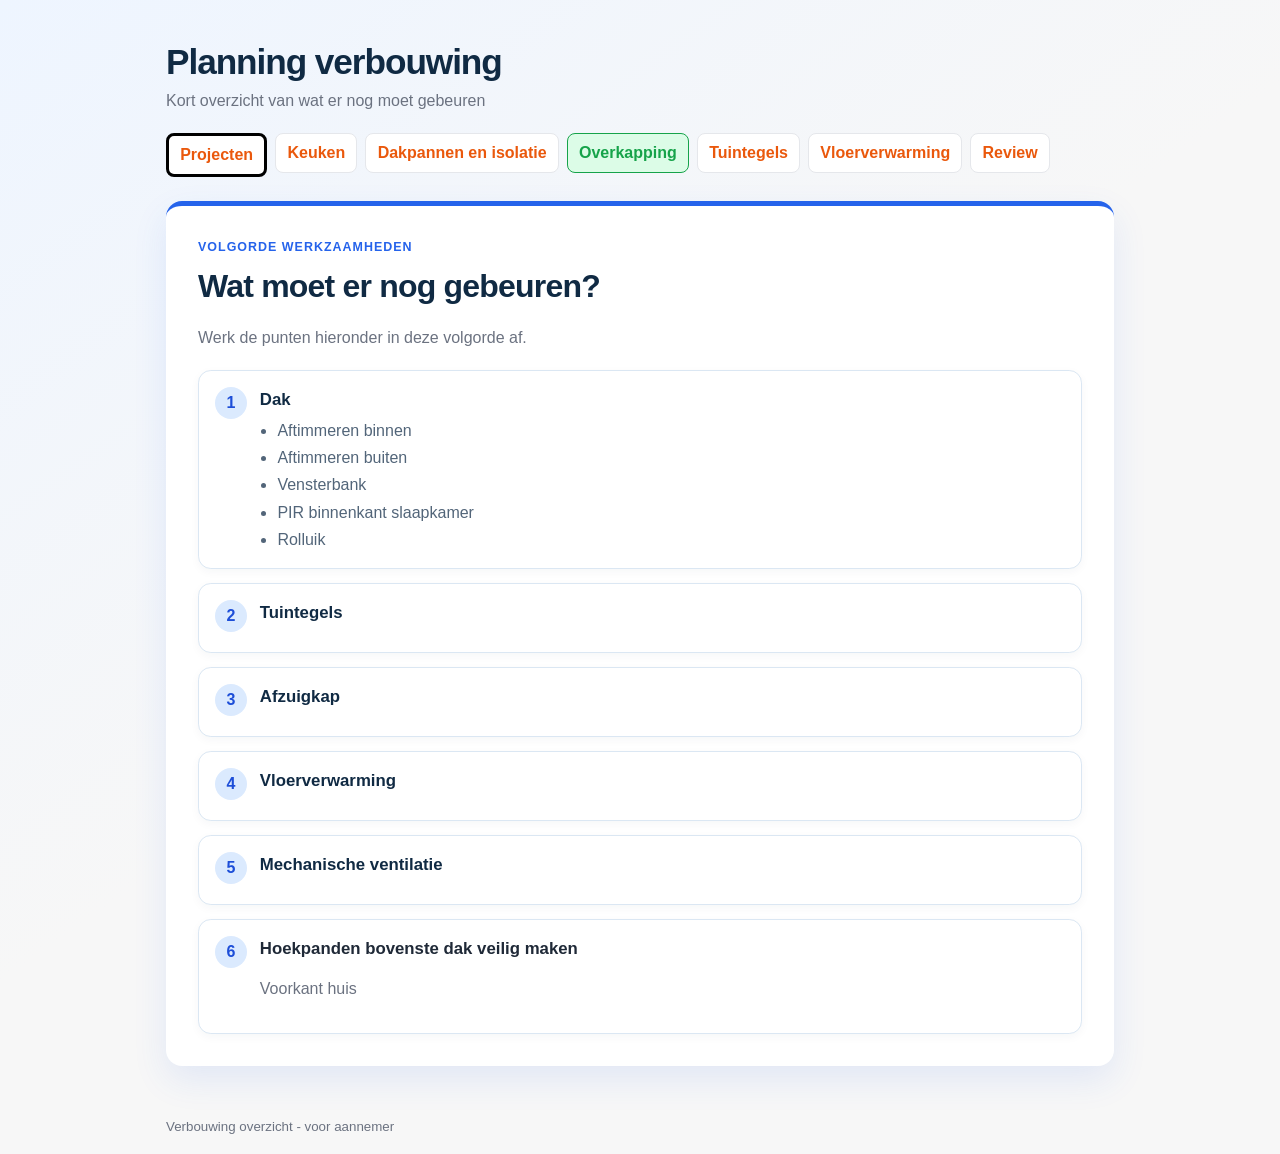
<file: index.html>
<!doctype html>
<html lang="nl">
<head>
  <meta charset="utf-8">
  <meta name="viewport" content="width=device-width, initial-scale=1">
  <title>Planning verbouwing</title>
  <link rel="stylesheet" href="assets/css/styles.css?v=3">
</head>
<body class="home-page">
  <header class="site-header">
    <h1>Planning verbouwing</h1>
    <p class="tagline">Kort overzicht van wat er nog moet gebeuren</p>
    <nav aria-label="Hoofdmenu">
      <ul>
        <li><a href="index.html" aria-current="page">Projecten</a></li>
        <li><a href="keuken.html">Keuken</a></li>
        <li><a href="dakpannen-en-isolatie.html">Dakpannen en isolatie</a></li>
        <li><a href="overkapping.html" class="nav-completed">Overkapping</a></li>
        <li><a href="tuintegels.html">Tuintegels</a></li>
        <li><a href="vloerverwarming.html">Vloerverwarming</a></li>
        <li><a href="review.html">Review</a></li>
      </ul>
    </nav>
  </header>

  <main class="site-main">
    <section class="card planning-card">
      <div class="planning-intro">
        <p class="eyebrow">Volgorde werkzaamheden</p>
        <h2>Wat moet er nog gebeuren?</h2>
        <p class="muted">Werk de punten hieronder in deze volgorde af.</p>
      </div>

      <div class="work-list">
        <li class="work-item">
          <div class="work-number">1</div>
          <div class="work-copy">
            <h3><a href="dakpannen-en-isolatie.html">Dak</a></h3>
            <ul class="subtasks">
              <li>Aftimmeren binnen</li>
              <li>Aftimmeren buiten</li>
              <li>Vensterbank</li>
              <li>PIR binnenkant slaapkamer</li>
              <li>Rolluik</li>
            </ul>
          </div>
        </li>
        <li class="work-item">
          <div class="work-number">2</div>
          <div class="work-copy">
            <h3><a href="tuintegels.html">Tuintegels</a></h3>
          </div>
        </li>
        <li class="work-item">
          <div class="work-number">3</div>
          <div class="work-copy">
            <h3><a href="keuken.html">Afzuigkap</a></h3>
          </div>
        </li>
        <li class="work-item">
          <div class="work-number">4</div>
          <div class="work-copy">
            <h3><a href="vloerverwarming.html">Vloerverwarming</a></h3>
          </div>
        </li>
        <li class="work-item">
          <div class="work-number">5</div>
          <div class="work-copy">
            <h3><a href="dakpannen-en-isolatie.html">Mechanische ventilatie</a></h3>
          </div>
        </li>
        <li class="work-item">
          <div class="work-number">6</div>
          <div class="work-copy">
            <h3>Hoekpanden bovenste dak veilig maken</h3>
            <p class="muted">Voorkant huis</p>
          </div>
        </li>
      </div>
    </section>

  </main>

  <footer class="site-footer muted">
    <small>Verbouwing overzicht - voor aannemer</small>
  </footer>
</body>
</html>
</file>
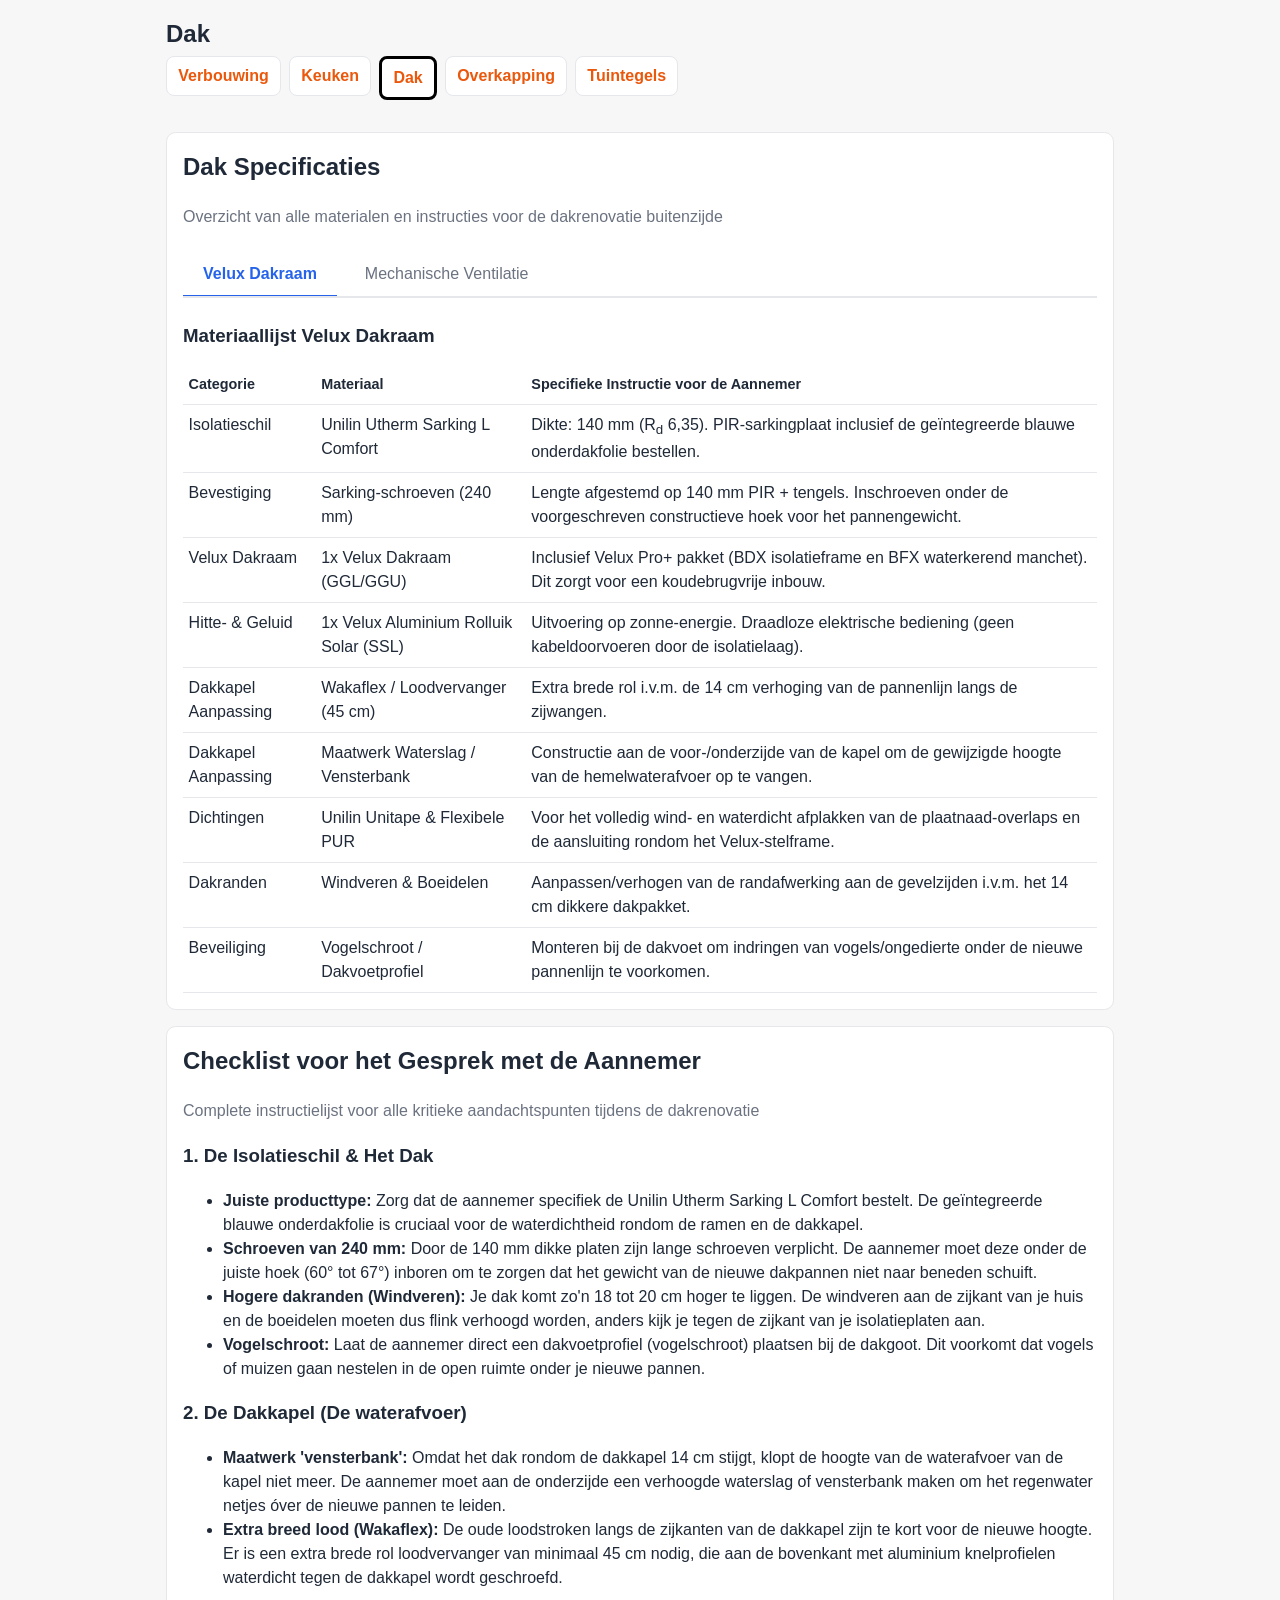
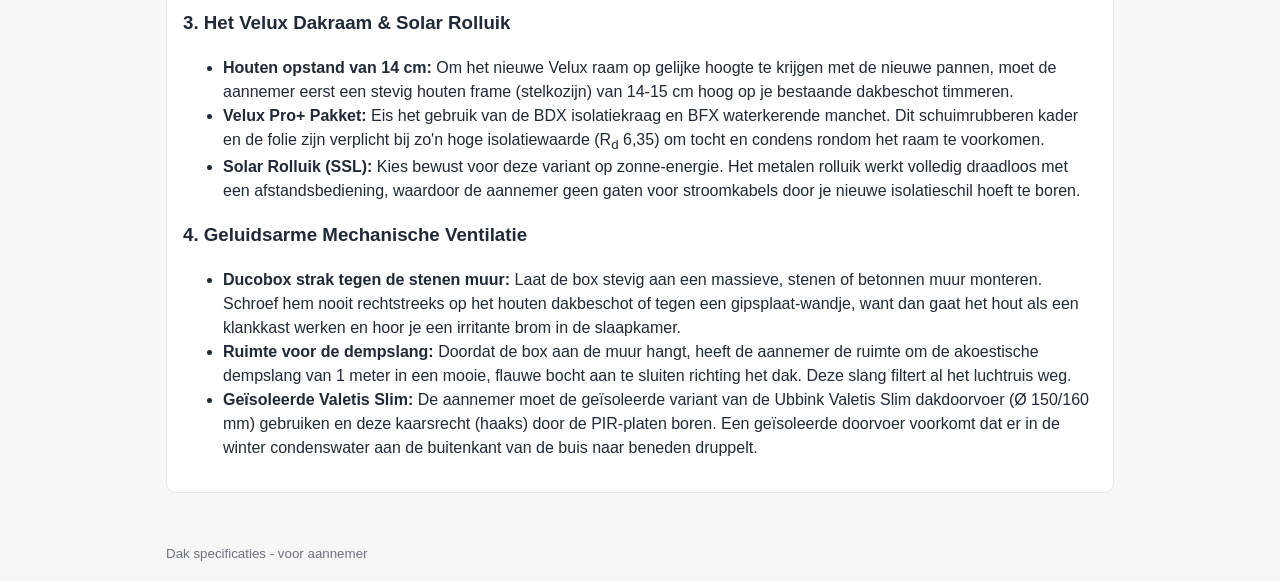
<file: dak.html>
<!doctype html>
<html lang="nl">
<head>
  <meta charset="utf-8">
  <meta name="viewport" content="width=device-width, initial-scale=1">
  <title>Verbouwing - Dak</title>
  <link rel="stylesheet" href="assets/css/styles.css">
</head>
<body>
  <header class="site-header">
    <h1>Dak</h1>
    <nav aria-label="Hoofdmenu">
      <ul>
        <li><a href="index.html">Verbouwing</a></li>
        <li><a href="keuken.html">Keuken</a></li>
        <li><a href="dak.html" aria-current="page">Dak</a></li>
        <li><a href="overkapping.html">Overkapping</a></li>
        <li><a href="tuintegels.html">Tuintegels</a></li>
      </ul>
    </nav>
  </header>

  <main class="site-main">
    <section class="card">
      <h2>Dak Specificaties</h2>
      <p class="muted">Overzicht van alle materialen en instructies voor de dakrenovatie buitenzijde</p>

      <div class="tabs">
        <div class="tab-buttons">
          <button class="tab-button active" data-tab="velux">Velux Dakraam</button>
          <button class="tab-button" data-tab="ventilatie">Mechanische Ventilatie</button>
        </div>

        <div class="tab-content">
          <!-- Velux Dakraam Tab -->
          <div id="velux-tab" class="tab-pane active">
            <h3>Materiaallijst Velux Dakraam</h3>
            <table>
              <thead>
                <tr>
                  <th>Categorie</th>
                  <th>Materiaal</th>
                  <th>Specifieke Instructie voor de Aannemer</th>
                </tr>
              </thead>
              <tbody>
                <tr>
                  <td>Isolatieschil</td>
                  <td>Unilin Utherm Sarking L Comfort</td>
                  <td>Dikte: 140 mm (R<sub>d</sub> 6,35). PIR-sarkingplaat inclusief de geïntegreerde blauwe onderdakfolie bestellen.</td>
                </tr>
                <tr>
                  <td>Bevestiging</td>
                  <td>Sarking-schroeven (240 mm)</td>
                  <td>Lengte afgestemd op 140 mm PIR + tengels. Inschroeven onder de voorgeschreven constructieve hoek voor het pannengewicht.</td>
                </tr>
                <tr>
                  <td>Velux Dakraam</td>
                  <td>1x Velux Dakraam (GGL/GGU)</td>
                  <td>Inclusief Velux Pro+ pakket (BDX isolatieframe en BFX waterkerend manchet). Dit zorgt voor een koudebrugvrije inbouw.</td>
                </tr>
                <tr>
                  <td>Hitte- &amp; Geluid</td>
                  <td>1x Velux Aluminium Rolluik Solar (SSL)</td>
                  <td>Uitvoering op zonne-energie. Draadloze elektrische bediening (geen kabeldoorvoeren door de isolatielaag).</td>
                </tr>
                <tr>
                  <td>Dakkapel Aanpassing</td>
                  <td>Wakaflex / Loodvervanger (45 cm)</td>
                  <td>Extra brede rol i.v.m. de 14 cm verhoging van de pannenlijn langs de zijwangen.</td>
                </tr>
                <tr>
                  <td>Dakkapel Aanpassing</td>
                  <td>Maatwerk Waterslag / Vensterbank</td>
                  <td>Constructie aan de voor-/onderzijde van de kapel om de gewijzigde hoogte van de hemelwaterafvoer op te vangen.</td>
                </tr>
                <tr>
                  <td>Dichtingen</td>
                  <td>Unilin Unitape &amp; Flexibele PUR</td>
                  <td>Voor het volledig wind- en waterdicht afplakken van de plaatnaad-overlaps en de aansluiting rondom het Velux-stelframe.</td>
                </tr>
                <tr>
                  <td>Dakranden</td>
                  <td>Windveren &amp; Boeidelen</td>
                  <td>Aanpassen/verhogen van de randafwerking aan de gevelzijden i.v.m. het 14 cm dikkere dakpakket.</td>
                </tr>
                <tr>
                  <td>Beveiliging</td>
                  <td>Vogelschroot / Dakvoetprofiel</td>
                  <td>Monteren bij de dakvoet om indringen van vogels/ongedierte onder de nieuwe pannenlijn te voorkomen.</td>
                </tr>
              </tbody>
            </table>
          </div>

          <!-- Mechanische Ventilatie Tab -->
          <div id="ventilatie-tab" class="tab-pane">
            <h3>Materiaallijst Mechanische Ventilatie</h3>
            <table>
              <thead>
                <tr>
                  <th>Categorie</th>
                  <th>Materiaal</th>
                  <th>Specifieke Instructie voor de Aannemer</th>
                </tr>
              </thead>
              <tbody>
                <tr>
                  <td>Isolatieschil</td>
                  <td>Unilin Utherm Sarking L Comfort</td>
                  <td>Dikte: 140 mm (R<sub>d</sub> 6,35). PIR-sarkingplaat inclusief de geïntegreerde blauwe onderdakfolie bestellen.</td>
                </tr>
                <tr>
                  <td>Bevestiging</td>
                  <td>Sarking-schroeven (240 mm)</td>
                  <td>Lengte afgestemd op 140 mm PIR + tengels. Inschroeven onder de voorgeschreven constructieve hoek voor het pannengewicht.</td>
                </tr>
                <tr>
                  <td>Mechanische Ventilatie</td>
                  <td>Ducobox Silent Connect (RF)</td>
                  <td>Centraal mechanische ventilatiebox met geïntegreerde vochtsensor en draadloze bediening.</td>
                </tr>
                <tr>
                  <td>Mechanische Ventilatie</td>
                  <td>Ubbink Valetis Slim (Geïsoleerd)</td>
                  <td>Diameter: Ø 150/160 mm (Zwart). Lage design dakdoorvoer. Moet haaks door het dak gemonteerd worden.</td>
                </tr>
                <tr>
                  <td>Mechanische Ventilatie</td>
                  <td>Akoestische Demper (Flexible)</td>
                  <td>Lengte min. 1000 mm tussen de ventilatiebox en de Valetis Slim doorvoer om luchtruis te elimineren.</td>
                </tr>
                <tr>
                  <td>Dakkapel Aanpassing</td>
                  <td>Wakaflex / Loodvervanger (45 cm)</td>
                  <td>Extra brede rol i.v.m. de 14 cm verhoging van de pannenlijn langs de zijwangen.</td>
                </tr>
                <tr>
                  <td>Dakkapel Aanpassing</td>
                  <td>Maatwerk Waterslag / Vensterbank</td>
                  <td>Constructie aan de voor-/onderzijde van de kapel om de gewijzigde hoogte van de hemelwaterafvoer op te vangen.</td>
                </tr>
                <tr>
                  <td>Dichtingen</td>
                  <td>Unilin Unitape &amp; Flexibele PUR</td>
                  <td>Voor het volledig wind- en waterdicht afplakken van de plaatnaad-overlaps en de aansluiting rondom het Velux-stelframe en de Valetis Slim buis.</td>
                </tr>
                <tr>
                  <td>Dakranden</td>
                  <td>Windveren &amp; Boeidelen</td>
                  <td>Aanpassen/verhogen van de randafwerking aan de gevelzijden i.v.m. het 14 cm dikkere dakpakket.</td>
                </tr>
                <tr>
                  <td>Beveiliging</td>
                  <td>Vogelschroot / Dakvoetprofiel</td>
                  <td>Monteren bij de dakvoet om indringen van vogels/ongedierte onder de nieuwe pannenlijn te voorkomen.</td>
                </tr>
              </tbody>
            </table>
          </div>
        </div>
      </div>
    </section>

    <section class="card">
      <h2>Checklist voor het Gesprek met de Aannemer</h2>
      <p class="muted">Complete instructielijst voor alle kritieke aandachtspunten tijdens de dakrenovatie</p>

      <div class="checklist-section">
        <h3>1. De Isolatieschil &amp; Het Dak</h3>
        <ul>
          <li><strong>Juiste producttype:</strong> Zorg dat de aannemer specifiek de Unilin Utherm Sarking L Comfort bestelt. De geïntegreerde blauwe onderdakfolie is cruciaal voor de waterdichtheid rondom de ramen en de dakkapel.</li>
          <li><strong>Schroeven van 240 mm:</strong> Door de 140 mm dikke platen zijn lange schroeven verplicht. De aannemer moet deze onder de juiste hoek (60° tot 67°) inboren om te zorgen dat het gewicht van de nieuwe dakpannen niet naar beneden schuift.</li>
          <li><strong>Hogere dakranden (Windveren):</strong> Je dak komt zo'n 18 tot 20 cm hoger te liggen. De windveren aan de zijkant van je huis en de boeidelen moeten dus flink verhoogd worden, anders kijk je tegen de zijkant van je isolatieplaten aan.</li>
          <li><strong>Vogelschroot:</strong> Laat de aannemer direct een dakvoetprofiel (vogelschroot) plaatsen bij de dakgoot. Dit voorkomt dat vogels of muizen gaan nestelen in de open ruimte onder je nieuwe pannen.</li>
        </ul>

        <h3>2. De Dakkapel (De waterafvoer)</h3>
        <ul>
          <li><strong>Maatwerk 'vensterbank':</strong> Omdat het dak rondom de dakkapel 14 cm stijgt, klopt de hoogte van de waterafvoer van de kapel niet meer. De aannemer moet aan de onderzijde een verhoogde waterslag of vensterbank maken om het regenwater netjes óver de nieuwe pannen te leiden.</li>
          <li><strong>Extra breed lood (Wakaflex):</strong> De oude loodstroken langs de zijkanten van de dakkapel zijn te kort voor de nieuwe hoogte. Er is een extra brede rol loodvervanger van minimaal 45 cm nodig, die aan de bovenkant met aluminium knelprofielen waterdicht tegen de dakkapel wordt geschroefd.</li>
        </ul>

        <h3>3. Het Velux Dakraam &amp; Solar Rolluik</h3>
        <ul>
          <li><strong>Houten opstand van 14 cm:</strong> Om het nieuwe Velux raam op gelijke hoogte te krijgen met de nieuwe pannen, moet de aannemer eerst een stevig houten frame (stelkozijn) van 14-15 cm hoog op je bestaande dakbeschot timmeren.</li>
          <li><strong>Velux Pro+ Pakket:</strong> Eis het gebruik van de BDX isolatiekraag en BFX waterkerende manchet. Dit schuimrubberen kader en de folie zijn verplicht bij zo'n hoge isolatiewaarde (R<sub>d</sub> 6,35) om tocht en condens rondom het raam te voorkomen.</li>
          <li><strong>Solar Rolluik (SSL):</strong> Kies bewust voor deze variant op zonne-energie. Het metalen rolluik werkt volledig draadloos met een afstandsbediening, waardoor de aannemer geen gaten voor stroomkabels door je nieuwe isolatieschil hoeft te boren.</li>
        </ul>

        <h3>4. Geluidsarme Mechanische Ventilatie</h3>
        <ul>
          <li><strong>Ducobox strak tegen de stenen muur:</strong> Laat de box stevig aan een massieve, stenen of betonnen muur monteren. Schroef hem nooit rechtstreeks op het houten dakbeschot of tegen een gipsplaat-wandje, want dan gaat het hout als een klankkast werken en hoor je een irritante brom in de slaapkamer.</li>
          <li><strong>Ruimte voor de dempslang:</strong> Doordat de box aan de muur hangt, heeft de aannemer de ruimte om de akoestische dempslang van 1 meter in een mooie, flauwe bocht aan te sluiten richting het dak. Deze slang filtert al het luchtruis weg.</li>
          <li><strong>Geïsoleerde Valetis Slim:</strong> De aannemer moet de geïsoleerde variant van de Ubbink Valetis Slim dakdoorvoer (Ø 150/160 mm) gebruiken en deze kaarsrecht (haaks) door de PIR-platen boren. Een geïsoleerde doorvoer voorkomt dat er in de winter condenswater aan de buitenkant van de buis naar beneden druppelt.</li>
        </ul>
      </div>
    </section>
  </main>

  <footer class="site-footer muted">
    <small>Dak specificaties - voor aannemer</small>
  </footer>

  <script>
    // Tab switching functionality
    document.querySelectorAll('.tab-button').forEach(button => {
      button.addEventListener('click', () => {
        const tabName = button.getAttribute('data-tab');

        // Remove active class from all buttons and panes
        document.querySelectorAll('.tab-button').forEach(btn => btn.classList.remove('active'));
        document.querySelectorAll('.tab-pane').forEach(pane => pane.classList.remove('active'));

        // Add active class to clicked button and corresponding pane
        button.classList.add('active');
        document.getElementById(tabName + '-tab').classList.add('active');
      });
    });
  </script>
</body>
</html>
</file>
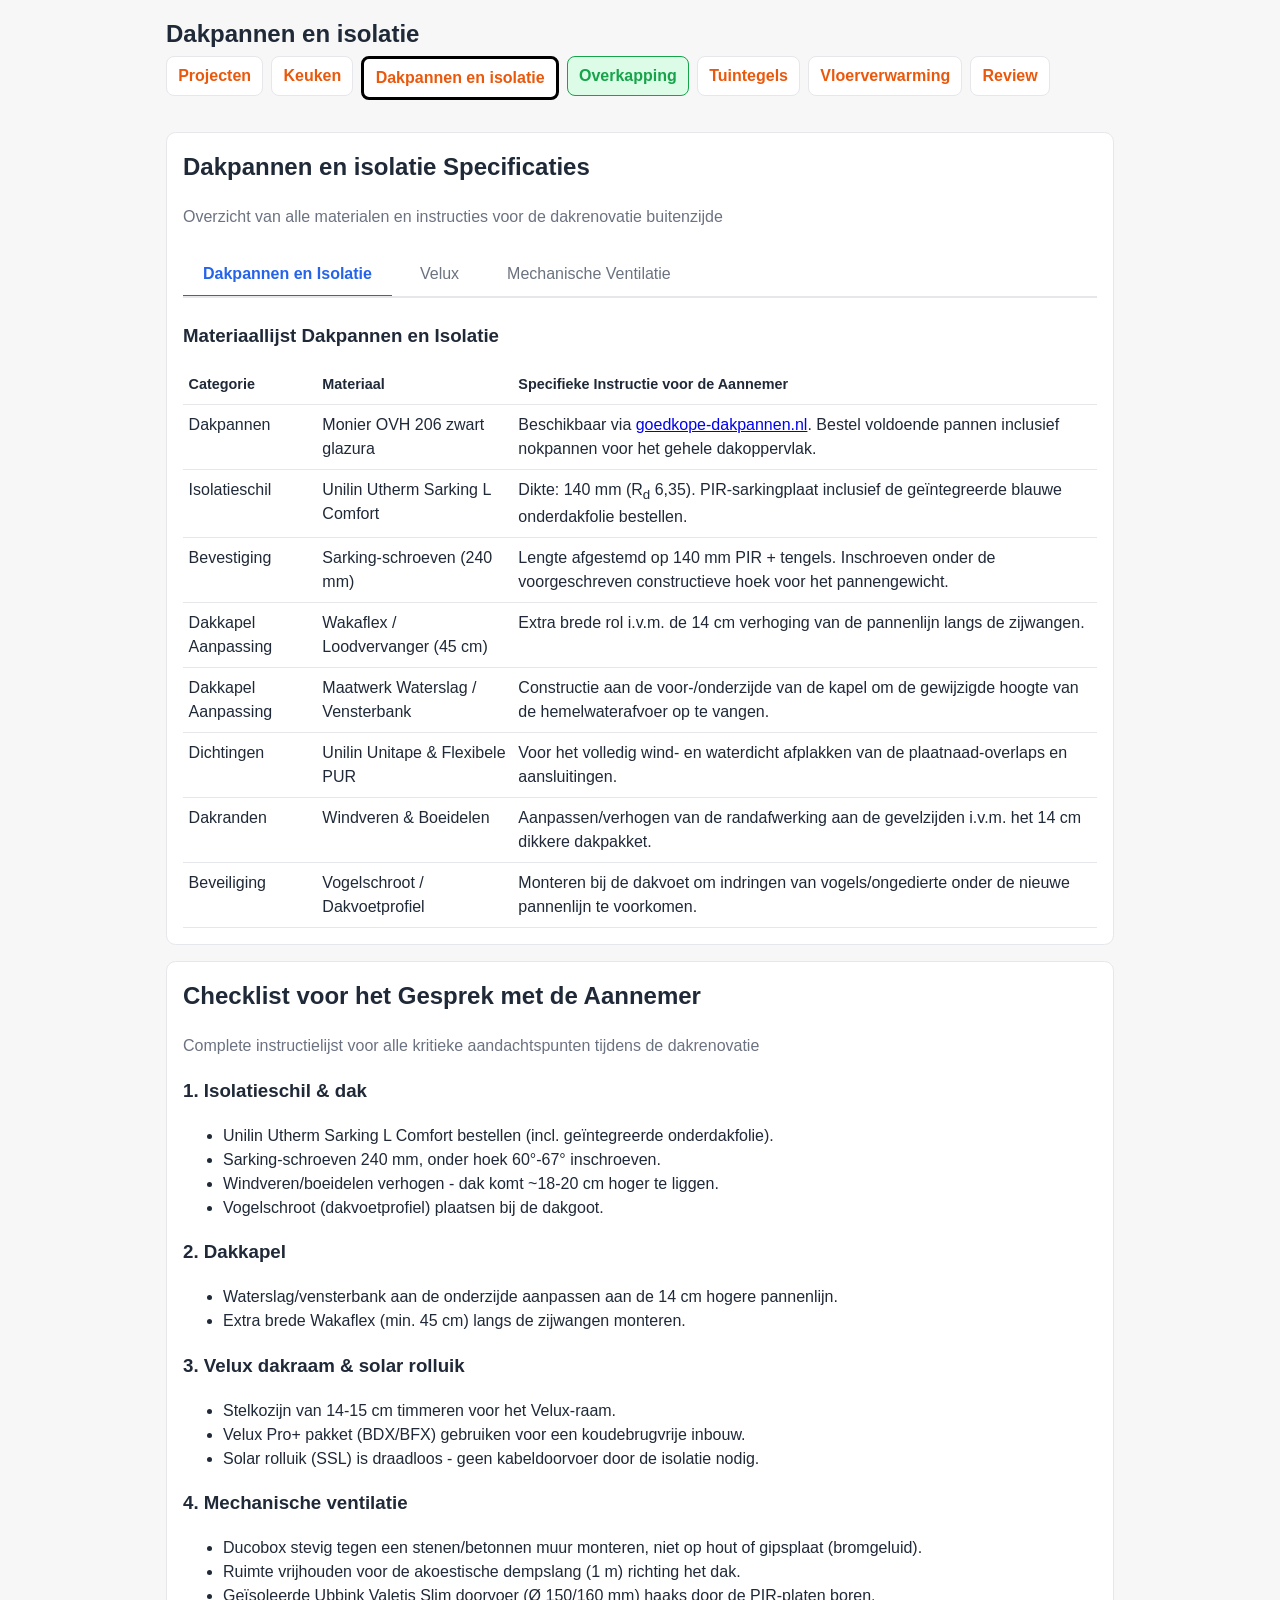
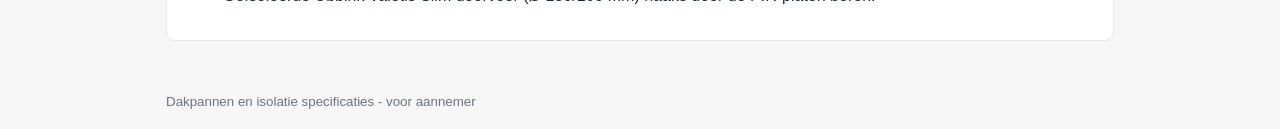
<file: dakpannen-en-isolatie.html>
<!doctype html>
<html lang="nl">
<head>
  <meta charset="utf-8">
  <meta name="viewport" content="width=device-width, initial-scale=1">
  <title>Verbouwing - Dakpannen en isolatie</title>
  <link rel="stylesheet" href="assets/css/styles.css">
</head>
<body>
  <header class="site-header">
    <h1>Dakpannen en isolatie</h1>
    <nav aria-label="Hoofdmenu">
      <ul>
        <li><a href="index.html">Projecten</a></li>
        <li><a href="keuken.html">Keuken</a></li>
        <li><a href="dakpannen-en-isolatie.html" aria-current="page">Dakpannen en isolatie</a></li>
        <li><a href="overkapping.html" class="nav-completed">Overkapping</a></li>
        <li><a href="tuintegels.html">Tuintegels</a></li>
        <li><a href="vloerverwarming.html">Vloerverwarming</a></li>
        <li><a href="review.html">Review</a></li>
      </ul>
    </nav>
  </header>

  <main class="site-main">
    <section class="card">
      <h2>Dakpannen en isolatie Specificaties</h2>
      <p class="muted">Overzicht van alle materialen en instructies voor de dakrenovatie buitenzijde</p>

      <div class="tabs">
        <div class="tab-buttons">
          <button class="tab-button active" data-tab="dakpannen">Dakpannen en Isolatie</button>
          <button class="tab-button" data-tab="velux">Velux</button>
          <button class="tab-button" data-tab="ventilatie">Mechanische Ventilatie</button>
        </div>

        <div class="tab-content">
          <!-- Dakpannen en Isolatie Tab -->
          <div id="dakpannen-tab" class="tab-pane active">
            <h3>Materiaallijst Dakpannen en Isolatie</h3>
            <table>
              <thead>
                <tr>
                  <th>Categorie</th>
                  <th>Materiaal</th>
                  <th>Specifieke Instructie voor de Aannemer</th>
                </tr>
              </thead>
              <tbody>
                <tr>
                  <td>Dakpannen</td>
                  <td>Monier OVH 206 zwart glazura</td>
                  <td>Beschikbaar via <a href="https://www.goedkope-dakpannen.nl/winkel/?_merk=monier&amp;_zoeken=Monier%20zwart%20glazura" target="_blank" rel="noopener">goedkope-dakpannen.nl</a>. Bestel voldoende pannen inclusief nokpannen voor het gehele dakoppervlak.</td>
                </tr>
                <tr>
                  <td>Isolatieschil</td>
                  <td>Unilin Utherm Sarking L Comfort</td>
                  <td>Dikte: 140 mm (R<sub>d</sub> 6,35). PIR-sarkingplaat inclusief de geïntegreerde blauwe onderdakfolie bestellen.</td>
                </tr>
                <tr>
                  <td>Bevestiging</td>
                  <td>Sarking-schroeven (240 mm)</td>
                  <td>Lengte afgestemd op 140 mm PIR + tengels. Inschroeven onder de voorgeschreven constructieve hoek voor het pannengewicht.</td>
                </tr>
                <tr>
                  <td>Dakkapel Aanpassing</td>
                  <td>Wakaflex / Loodvervanger (45 cm)</td>
                  <td>Extra brede rol i.v.m. de 14 cm verhoging van de pannenlijn langs de zijwangen.</td>
                </tr>
                <tr>
                  <td>Dakkapel Aanpassing</td>
                  <td>Maatwerk Waterslag / Vensterbank</td>
                  <td>Constructie aan de voor-/onderzijde van de kapel om de gewijzigde hoogte van de hemelwaterafvoer op te vangen.</td>
                </tr>
                <tr>
                  <td>Dichtingen</td>
                  <td>Unilin Unitape &amp; Flexibele PUR</td>
                  <td>Voor het volledig wind- en waterdicht afplakken van de plaatnaad-overlaps en aansluitingen.</td>
                </tr>
                <tr>
                  <td>Dakranden</td>
                  <td>Windveren &amp; Boeidelen</td>
                  <td>Aanpassen/verhogen van de randafwerking aan de gevelzijden i.v.m. het 14 cm dikkere dakpakket.</td>
                </tr>
                <tr>
                  <td>Beveiliging</td>
                  <td>Vogelschroot / Dakvoetprofiel</td>
                  <td>Monteren bij de dakvoet om indringen van vogels/ongedierte onder de nieuwe pannenlijn te voorkomen.</td>
                </tr>
              </tbody>
            </table>
          </div>

          <!-- Velux Dakraam Tab -->
          <div id="velux-tab" class="tab-pane">
            <h3>Materiaallijst Velux Dakraam</h3>
            <table>
              <thead>
                <tr>
                  <th>Categorie</th>
                  <th>Materiaal</th>
                  <th>Specifieke Instructie voor de Aannemer</th>
                </tr>
              </thead>
              <tbody>
                <tr>
                  <td>Velux Dakraam</td>
                  <td>1x Velux Dakraam (GGU UK04)<span class="flag">besteld &amp; binnen</span></td>
                  <td>Inclusief Velux Pro+ pakket (BDX isolatieframe en BFX waterkerend manchet). Dit zorgt voor een koudebrugvrije inbouw. Referentie: <a href="https://dakraamplaza.nl/velux-dakraam/tuimelvenster/ggu-ck02-0070/" target="_blank" rel="noopener">dakraamplaza.nl</a></td>
                </tr>
                <tr>
                  <td>Waterafvoer</td>
                  <td>1x Velux EDW UK04 2000 Gootstukken (inclusief BDX isolatieframe en BFX waterkerend manchet)<span class="flag">besteld &amp; binnen</span></td>
                  <td>Verplicht voor de waterdichte aansluiting op het pannendak. Zorgt voor de juiste inbouwhoogte ten opzichte van de dakpannen, wat essentieel is voor een vrije en correcte werking van het Velux SSL Solar rolluik. Het meegeleverde BDX isolatieframe en BFX manchet garanderen een koudebrugvrije en waterdichte aansluiting op de 140 mm dakisolatie.</td>
                </tr>
                <tr>
                  <td>Hitte- &amp; Geluid</td>
                  <td>1x Velux Aluminium Rolluik Solar (SSL)</td>
                  <td>Uitvoering op zonne-energie. Draadloze elektrische bediening (geen kabeldoorvoeren door de isolatielaag).</td>
                </tr>
                <tr>
                  <td>Dampdichtheid</td>
                  <td>1x Velux BBX UK04 Dampremmende Folie<span class="flag">besteld &amp; binnen</span></td>
                  <td>Zorgt voor een 100% luchtdichte en dampdichte aansluiting tussen de dakconstructie en het Velux dakraam. Voorkomt dat warme, vochtige binnenlucht condensatie veroorzaakt in het nieuwe 140 mm isolatiepakket rondom de uitsparing.</td>
                </tr>
              </tbody>
            </table>
          </div>
          <!-- Ventilatie Tab -->
          <div id="ventilatie-tab" class="tab-pane">
            <h3>Materiaallijst Ventilatie Slaapkamer</h3>
            <table>
              <thead>
                <tr>
                  <th>Categorie</th>
                  <th>Materiaal</th>
                  <th>Specifieke Instructie voor de Aannemer</th>
                </tr>
              </thead>
              <tbody>
                <tr>
                  <td>Decentrale WTW</td>
                  <td>Econox Eco Pair Plus (SG-ERV-150)<span class="flag">besteld &amp; binnen</span></td>
                  <td>
                    1x complete WTW-unit met geïntegreerde CO₂-regeling.
                    Plaatsen in de buitenmuur van de slaapkamer volgens de montagevoorschriften van Econox.
                    Prijs: 608 euro. Referentie: <a href="https://www.ventilatieland.nl/nl_NL/p/econox-eco-pair-plus-decentrale-wtw-unit-sg-erv-150-wit/35474/" target="_blank" rel="noopener">ventilatieland.nl</a>
                  </td>
                </tr>
                <tr>
                  <td>Wanddoorvoer</td>
                  <td>Bijbehorende wanddoorvoer / montagehuls Econox</td>
                  <td>
                    Geschikt voor de Econox Eco Pair Plus. Buitenafwerking waterdicht en netjes uitvoeren.
                  </td>
                </tr>
                <tr>
                  <td>Elektrisch</td>
                  <td>230V voedingsaansluiting</td>
                  <td>
                    Elektrische aansluiting voorzien bij de positie van de WTW-unit.
                  </td>
                </tr>
              </tbody>
            </table>
          </div>
        </div>
      </div>
    </section>

    <section class="card">
      <h2>Checklist voor het Gesprek met de Aannemer</h2>
      <p class="muted">Complete instructielijst voor alle kritieke aandachtspunten tijdens de dakrenovatie</p>

      <div class="checklist-section">
        <h3>1. Isolatieschil &amp; dak</h3>
        <ul>
          <li>Unilin Utherm Sarking L Comfort bestellen (incl. ge&iuml;ntegreerde onderdakfolie).</li>
          <li>Sarking-schroeven 240 mm, onder hoek 60&deg;-67&deg; inschroeven.</li>
          <li>Windveren/boeidelen verhogen - dak komt ~18-20 cm hoger te liggen.</li>
          <li>Vogelschroot (dakvoetprofiel) plaatsen bij de dakgoot.</li>
        </ul>

        <h3>2. Dakkapel</h3>
        <ul>
          <li>Waterslag/vensterbank aan de onderzijde aanpassen aan de 14 cm hogere pannenlijn.</li>
          <li>Extra brede Wakaflex (min. 45 cm) langs de zijwangen monteren.</li>
        </ul>

        <h3>3. Velux dakraam &amp; solar rolluik</h3>
        <ul>
          <li>Stelkozijn van 14-15 cm timmeren voor het Velux-raam.</li>
          <li>Velux Pro+ pakket (BDX/BFX) gebruiken voor een koudebrugvrije inbouw.</li>
          <li>Solar rolluik (SSL) is draadloos - geen kabeldoorvoer door de isolatie nodig.</li>
        </ul>

        <h3>4. Mechanische ventilatie</h3>
        <ul>
          <li>Ducobox stevig tegen een stenen/betonnen muur monteren, niet op hout of gipsplaat (bromgeluid).</li>
          <li>Ruimte vrijhouden voor de akoestische dempslang (1 m) richting het dak.</li>
          <li>Ge&iuml;soleerde Ubbink Valetis Slim doorvoer (&Oslash; 150/160 mm) haaks door de PIR-platen boren.</li>
        </ul>
      </div>
    </section>
  </main>

  <footer class="site-footer muted">
    <small>Dakpannen en isolatie specificaties - voor aannemer</small>
  </footer>

  <script src="assets/js/tabs.js"></script>
</body>
</html>
</file>
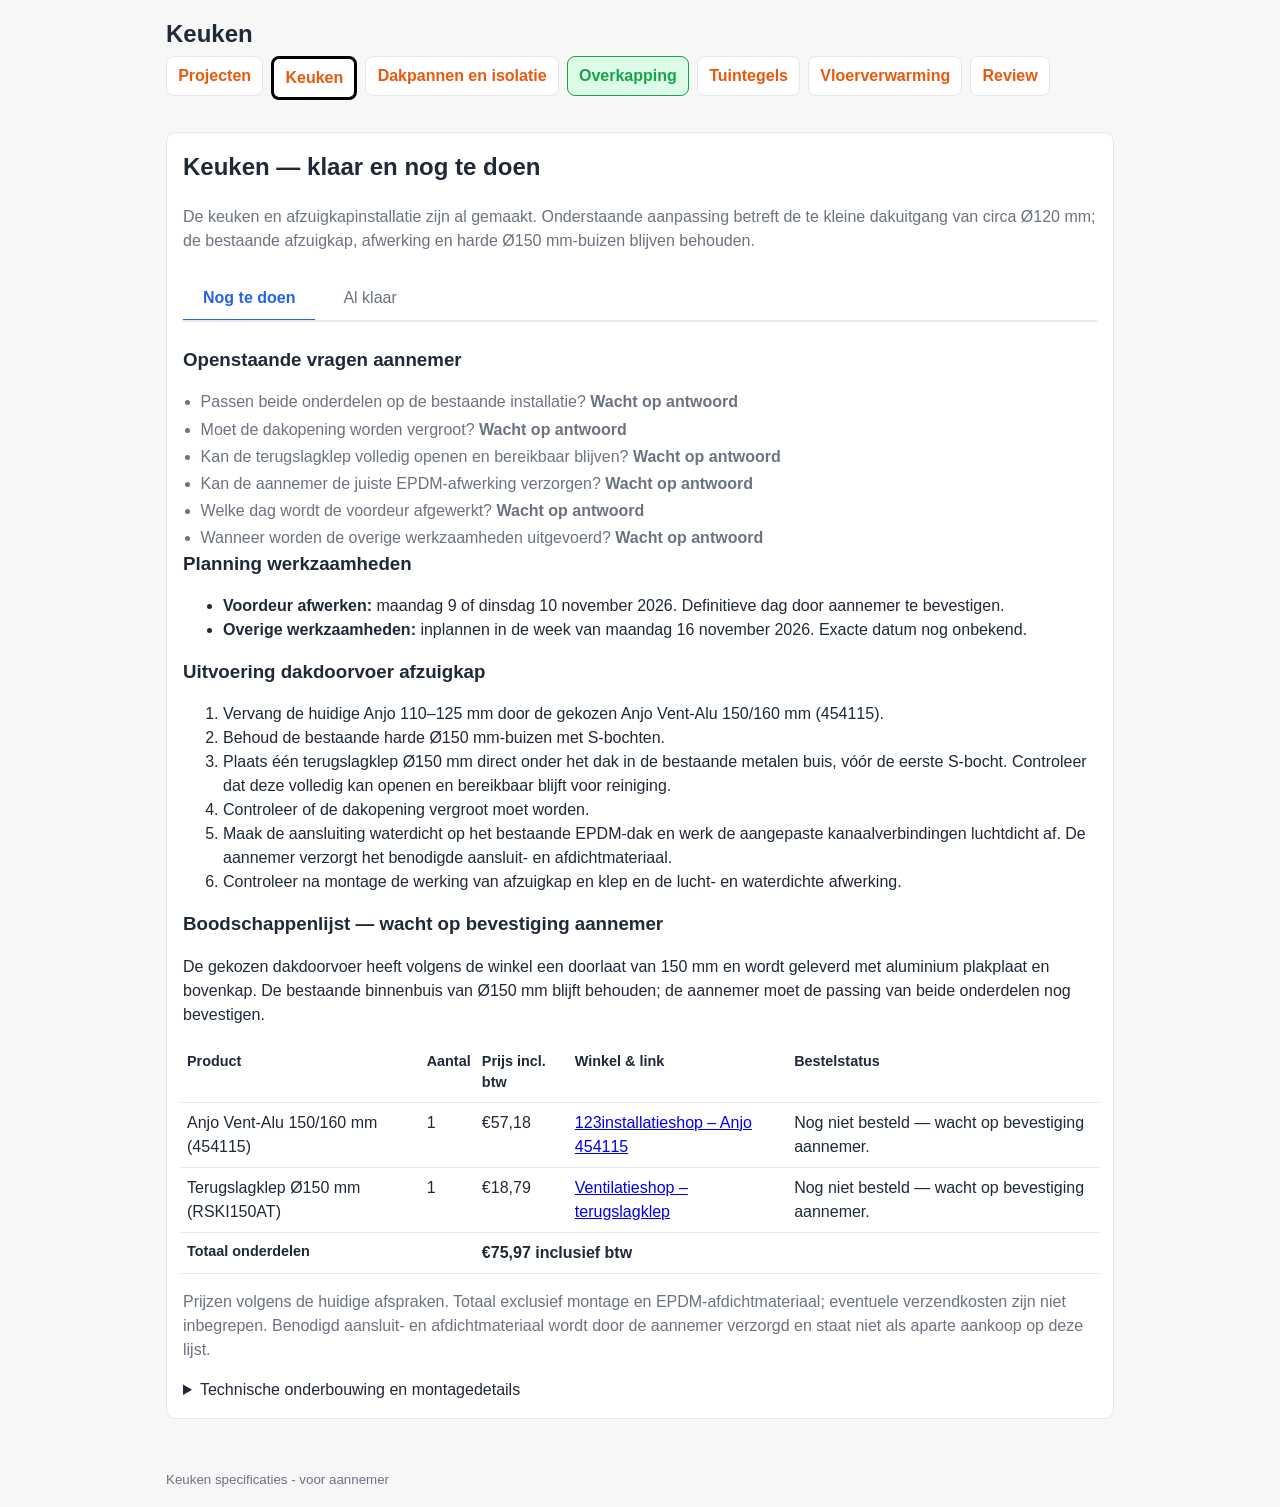
<file: keuken.html>
<!doctype html>
<html lang="nl">
<head>
  <meta charset="utf-8">
  <meta name="viewport" content="width=device-width, initial-scale=1">
  <title>Verbouwing - Keuken</title>
  <link rel="stylesheet" href="assets/css/styles.css">
</head>
<body>
  <header class="site-header">
    <h1>Keuken</h1>
    <nav aria-label="Hoofdmenu">
      <ul>
        <li><a href="index.html">Projecten</a></li>
        <li><a href="keuken.html" aria-current="page">Keuken</a></li>
        <li><a href="dakpannen-en-isolatie.html">Dakpannen en isolatie</a></li>
        <li><a href="overkapping.html" class="nav-completed">Overkapping</a></li>
        <li><a href="tuintegels.html">Tuintegels</a></li>
        <li><a href="vloerverwarming.html">Vloerverwarming</a></li>
        <li><a href="review.html">Review</a></li>
      </ul>
    </nav>
  </header>

  <main class="site-main">
    <section class="card">
      <h2>Keuken — klaar en nog te doen</h2>
      <p class="muted">De keuken en afzuigkapinstallatie zijn al gemaakt. Onderstaande aanpassing betreft de te kleine dakuitgang van circa Ø120 mm; de bestaande afzuigkap, afwerking en harde Ø150 mm-buizen blijven behouden.</p>

      <div class="tabs">
        <div class="tab-buttons">
          <button class="tab-button active" data-tab="materialen">Nog te doen</button>
          <button class="tab-button" data-tab="uitgevoerd">Al klaar</button>
        </div>

        <div class="tab-content">
          <div id="uitgevoerd-tab" class="tab-pane">
            <h3>Al klaar — behouden</h3>
            <p>De keukeninstallatie is afgerond. De onderstaande onderdelen blijven behouden en hoeven niet opnieuw besteld of aangelegd te worden.</p>
            <h3>Afzuigkap &amp; toebehoren</h3>
            <table>
              <thead>
                <tr>
                  <th>Materiaal</th>
                  <th>Specifieke Instructie</th>
                </tr>
              </thead>
              <tbody>
                <tr>
                  <td>Novy Vision 7841 (120 cm)<span class="flag">al geplaatst</span></td>
                  <td>Bestaande witte afzuigkap met interne motor. Blijft behouden; niet opnieuw bestellen.</td>
                </tr>
                <tr>
                  <td>RVS Schachtset<span class="flag">bestaande afwerking</span></td>
                  <td>De bijbehorende rvs-kokers dekken de afvoerbuis vanaf de kap tot aan het plafond af. Geen nieuwe schachtset bestellen.</td>
                </tr>
              </tbody>
            </table>

            <h3>Afvoerkanaal</h3>
            <table>
              <thead>
                <tr>
                  <th>Materiaal</th>
                  <th>Specifieke Instructie</th>
                </tr>
              </thead>
              <tbody>
                <tr>
                  <td>Bestaande harde afvoerbuizen Ø150 mm</td>
                  <td>Blijven behouden, inclusief de bestaande S-bochten. Geen grotere buisdiameters of extra verloopstukken bestellen.</td>
                </tr>
              </tbody>
            </table>
          </div>

          <div id="materialen-tab" class="tab-pane active">
            <h3 id="open-vragen">Openstaande vragen aannemer</h3>
            <ul class="subtasks">
              <li>Passen beide onderdelen op de bestaande installatie? <strong>Wacht op antwoord</strong></li>
              <li>Moet de dakopening worden vergroot? <strong>Wacht op antwoord</strong></li>
              <li>Kan de terugslagklep volledig openen en bereikbaar blijven? <strong>Wacht op antwoord</strong></li>
              <li>Kan de aannemer de juiste EPDM-afwerking verzorgen? <strong>Wacht op antwoord</strong></li>
              <li>Welke dag wordt de voordeur afgewerkt? <strong>Wacht op antwoord</strong></li>
              <li>Wanneer worden de overige werkzaamheden uitgevoerd? <strong>Wacht op antwoord</strong></li>
            </ul>

            <h3>Planning werkzaamheden</h3>
            <ul>
              <li><strong>Voordeur afwerken:</strong> maandag 9 of dinsdag 10 november 2026. Definitieve dag door aannemer te bevestigen.</li>
              <li><strong>Overige werkzaamheden:</strong> inplannen in de week van maandag 16 november 2026. Exacte datum nog onbekend.</li>
            </ul>

            <h3>Uitvoering dakdoorvoer afzuigkap</h3>
            <ol>
              <li>Vervang de huidige Anjo 110–125 mm door de gekozen Anjo Vent-Alu 150/160 mm (454115).</li>
              <li>Behoud de bestaande harde Ø150 mm-buizen met S-bochten.</li>
              <li>Plaats één terugslagklep Ø150 mm direct onder het dak in de bestaande metalen buis, vóór de eerste S-bocht. Controleer dat deze volledig kan openen en bereikbaar blijft voor reiniging.</li>
              <li>Controleer of de dakopening vergroot moet worden.</li>
              <li>Maak de aansluiting waterdicht op het bestaande EPDM-dak en werk de aangepaste kanaalverbindingen luchtdicht af. De aannemer verzorgt het benodigde aansluit- en afdichtmateriaal.</li>
              <li>Controleer na montage de werking van afzuigkap en klep en de lucht- en waterdichte afwerking.</li>
            </ol>

            <h3>Boodschappenlijst — wacht op bevestiging aannemer</h3>
            <p>De gekozen dakdoorvoer heeft volgens de winkel een doorlaat van 150 mm en wordt geleverd met aluminium plakplaat en bovenkap. De bestaande binnenbuis van Ø150 mm blijft behouden; de aannemer moet de passing van beide onderdelen nog bevestigen.</p>
            <div class="table-scroll">
              <table>
                <thead><tr><th>Product</th><th>Aantal</th><th>Prijs incl. btw</th><th>Winkel &amp; link</th><th>Bestelstatus</th></tr></thead>
                <tbody>
                  <tr><td>Anjo Vent-Alu 150/160 mm (454115)</td><td>1</td><td>€57,18</td><td><a href="https://www.123installatieshop.nl/anjo-vent-alu-dakdoorvoer-platdak-150-160mm-454115" target="_blank" rel="noopener">123installatieshop – Anjo 454115</a></td><td>Nog niet besteld — wacht op bevestiging aannemer.</td></tr>
                  <tr><td>Terugslagklep Ø150 mm (RSKI150AT)</td><td>1</td><td>€18,79</td><td><a href="https://www.ventilatieshop.com/terugslagklep-in-ventilatiekanaal-150mm/" target="_blank" rel="noopener">Ventilatieshop – terugslagklep</a></td><td>Nog niet besteld — wacht op bevestiging aannemer.</td></tr>
                </tbody>
                <tfoot><tr><th colspan="2">Totaal onderdelen</th><td colspan="3"><strong>€75,97 inclusief btw</strong></td></tr></tfoot>
              </table>
            </div>
            <p class="muted">Prijzen volgens de huidige afspraken. Totaal exclusief montage en EPDM-afdichtmateriaal; eventuele verzendkosten zijn niet inbegrepen. Benodigd aansluit- en afdichtmateriaal wordt door de aannemer verzorgd en staat niet als aparte aankoop op deze lijst.</p>
            <details>
            <summary>Technische onderbouwing en montagedetails</summary>
            <h3>Huidige situatie &amp; dakdoorvoer</h3>
            <p>Novy Vision 7841: stand 1–4 respectievelijk 239 / 318 / 483 / 784 m³/u volgens de opgegeven toestelgegevens. Meestal wordt maximaal stand 3 gebruikt. Dit zijn geen metingen van het debiet in deze installatie.</p>
            <table>
              <thead>
                <tr>
                  <th>Materiaal</th>
                  <th>Specifieke Instructie</th>
                </tr>
              </thead>
              <tbody>
                <tr>
                  <td>Huidige Anjo-uitgang 110–125 mm</td>
                  <td>De eerder afgemaakte installatie heeft hier een vernauwing op het bestaande Ø150 mm-kanaal. Eerder aangeduid als 110–125 mm; exact model en maat nog verifiëren. Opgegeven capaciteit circa 205 m³/u, meetcondities onbekend. Dit is geen bewezen harde bovengrens van het huidige debiet.</td>
                </tr>
                <tr>
                  <td>Bestaand kanaal &amp; beschikbare ruimte</td>
                  <td>Harde Ø150 mm-buizen met S-bochten blijven behouden. Onder het dak is circa 20–30 cm recht stuk beschikbaar. Er is nog geen terugslagklep.</td>
                </tr>
                <tr>
                  <td>Gekozen: Anjo Vent-Alu 454115</td>
                  <td>Dubbelwandige, geïsoleerde platdakdoorvoer met aluminium plakplaat. Opgegeven doorlaat 150 mm. De bestaande Ø150 mm-buizen blijven behouden.</td>
                </tr>
                <tr>
                  <td>Plat dak met EPDM, merk onbekend</td>
                  <td>Dakdekker bepaalt de waterdichte aansluiting van de aluminium plakplaat en de passende EPDM-materialen. Aluminium kanaaltape dient voor de luchtkanaalaansluitingen, niet als dakafdichting.</td>
                </tr>
              </tbody>
            </table>

            <h3>Technische vergelijking</h3>
            <div class="table-scroll">
              <table>
                <thead><tr><th>Aspect</th><th>Huidige Anjo</th><th>Nieuwe Anjo Vent-Alu 454115 Ø150–160 mm</th></tr></thead>
                <tbody>
                  <tr><td>Capaciteit</td><td>Circa 205 m³/u opgegeven; model en condities onbekend.</td><td>Geen geverifieerde maximale capaciteit voor dit model opgenomen.</td></tr>
                  <tr><td>Drukverlies</td><td>Geen geverifieerde drukverliescurve beschikbaar; verschil in Pa niet te berekenen.</td><td>Geen geverifieerde drukverliescurve voor de gekozen Anjo beschikbaar; geen verschil in Pa berekend.</td></tr>
                  <tr><td>Geluid binnen</td><td>De vernauwing kan extra stromingsgeluid veroorzaken.</td><td>Minder stromingsgeluid is mogelijk door het wegnemen van de vernauwing. Motor en S-bochten blijven geluid veroorzaken; geen gegarandeerde dB-winst.</td></tr>
                  <tr><td>Geluid buiten</td><td>Geen gemeten geluidswaarden van deze situatie.</td><td>Een ruimere uitstroom kan lokaal minder ruis geven, maar meer luchtverplaatsing kan ook geluid toevoegen. Geen gegarandeerde vermindering of dB-waarde.</td></tr>
                  <tr><td>Verwachte luchtafvoer</td><td>De vernauwing vormt een extra weerstand.</td><td>Een betere afvoer is aannemelijk door het verwijderen van de vernauwing. Het werkelijke debiet hangt ook af van motor, bochten, klep en luchttoevoer; 483 m³/u op stand 3 is niet gegarandeerd.</td></tr>
                </tbody>
              </table>
            </div>
            <p class="muted">Productgegevens: <a href="https://www.123installatieshop.nl/anjo-vent-alu-dakdoorvoer-platdak-150-160mm-454115" target="_blank" rel="noopener">Anjo Vent-Alu 454115 bij 123installatieshop</a>.</p>

            <h3>Montage &amp; bevestiging</h3>
            <table>
              <thead>
                <tr>
                  <th>Materiaal</th>
                  <th>Specifieke Instructie</th>
                </tr>
              </thead>
              <tbody>
                <tr>
                  <td>Dakopening</td>
                  <td>Benodigde maat door de dakdekker laten bepalen aan de hand van de Anjo 454115 en de bestaande dakopbouw; nog geen vaste zaagmaat aannemen.</td>
                </tr>
                <tr>
                  <td>Bestaande montage afzuigkap</td>
                  <td>De kap is al gemonteerd. Nieuwe muurbevestiging of een verstevigde achterwand behoort niet tot deze aanpassing.</td>
                </tr>
                <tr>
                  <td>Eén terugslagklep RSKI150AT Ø150 mm</td>
                  <td>In de bestaande metalen buis direct onder het dak, vóór de eerste S-bocht, met de luchtstroomrichting naar buiten. De klep is 60 mm diep; ook ruimte voor volledig openen en bereikbaarheid voor reiniging vrijhouden.</td>
                </tr>
              </tbody>
            </table>
            </details>
          </div>
        </div>
      </div>
    </section>
  </main>

  <footer class="site-footer muted">
    <small>Keuken specificaties - voor aannemer</small>
  </footer>

  <script src="assets/js/tabs.js"></script>
</body>
</html>
</file>
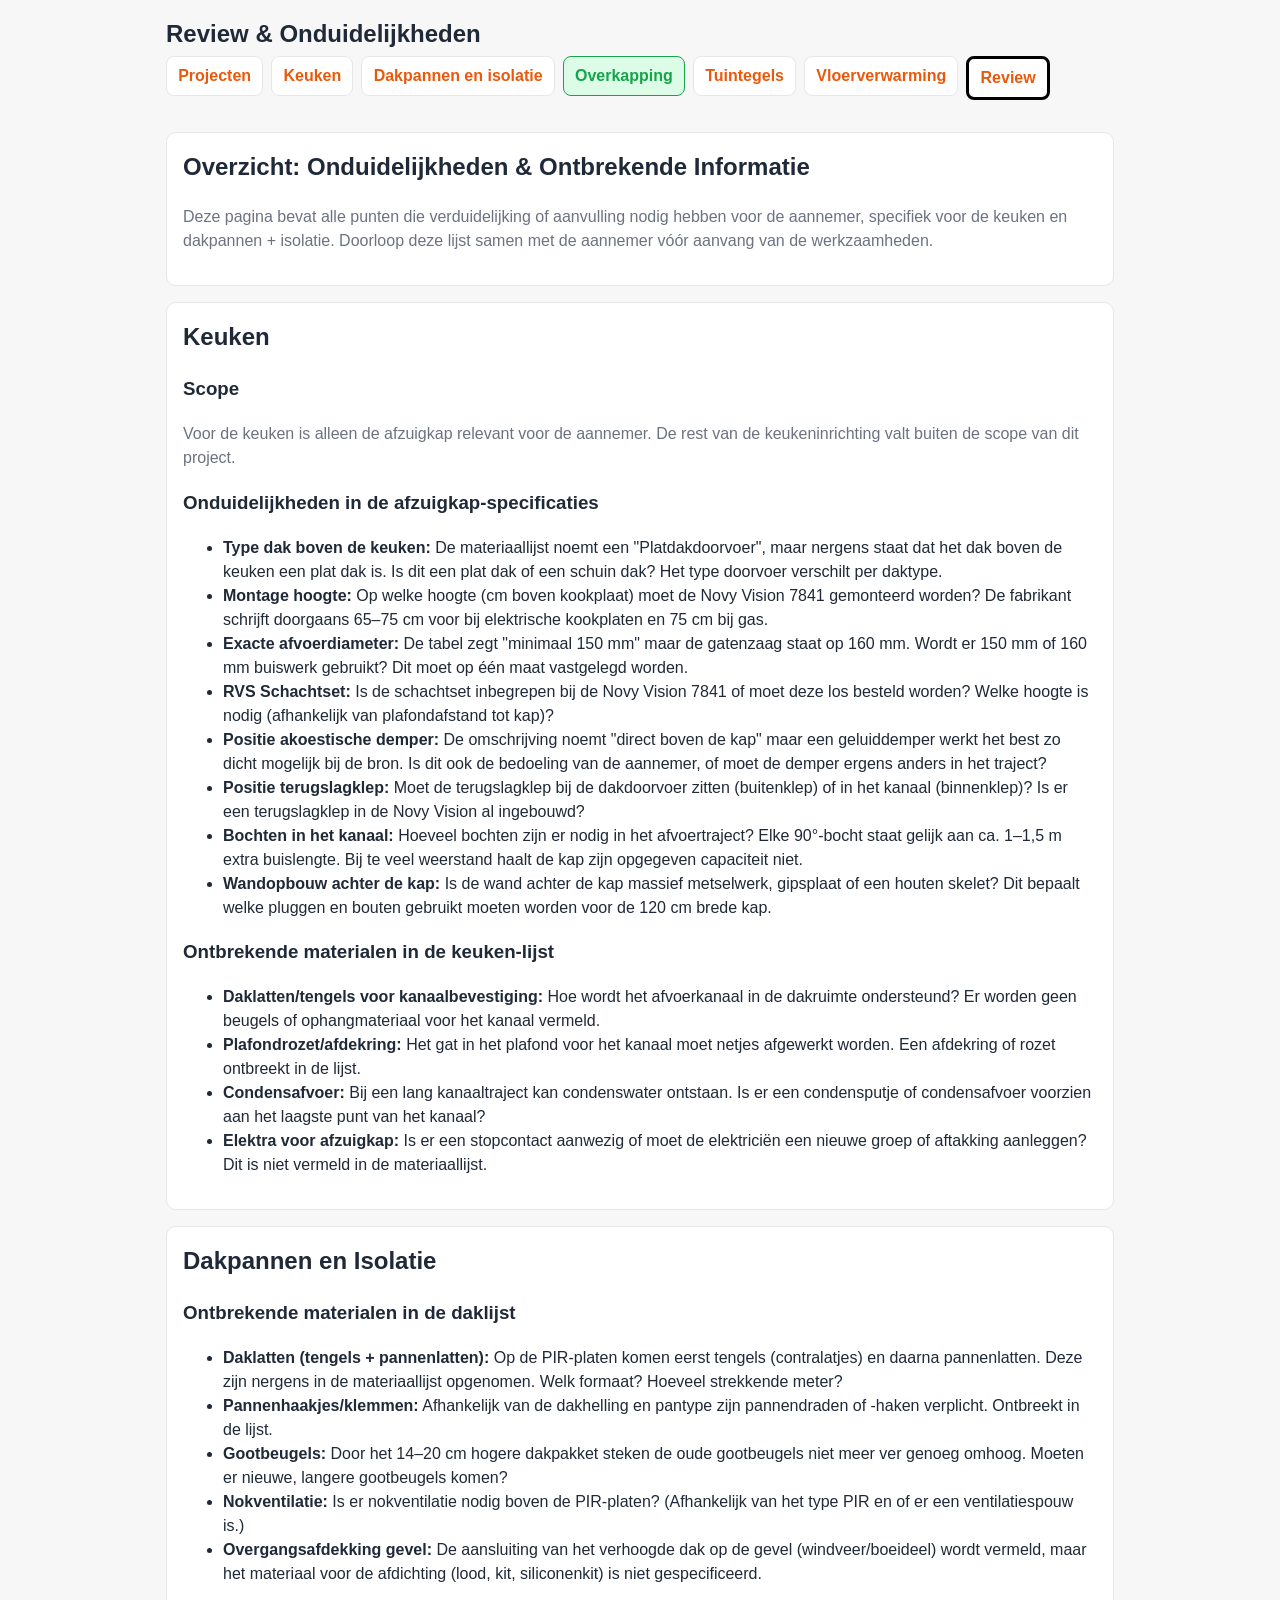
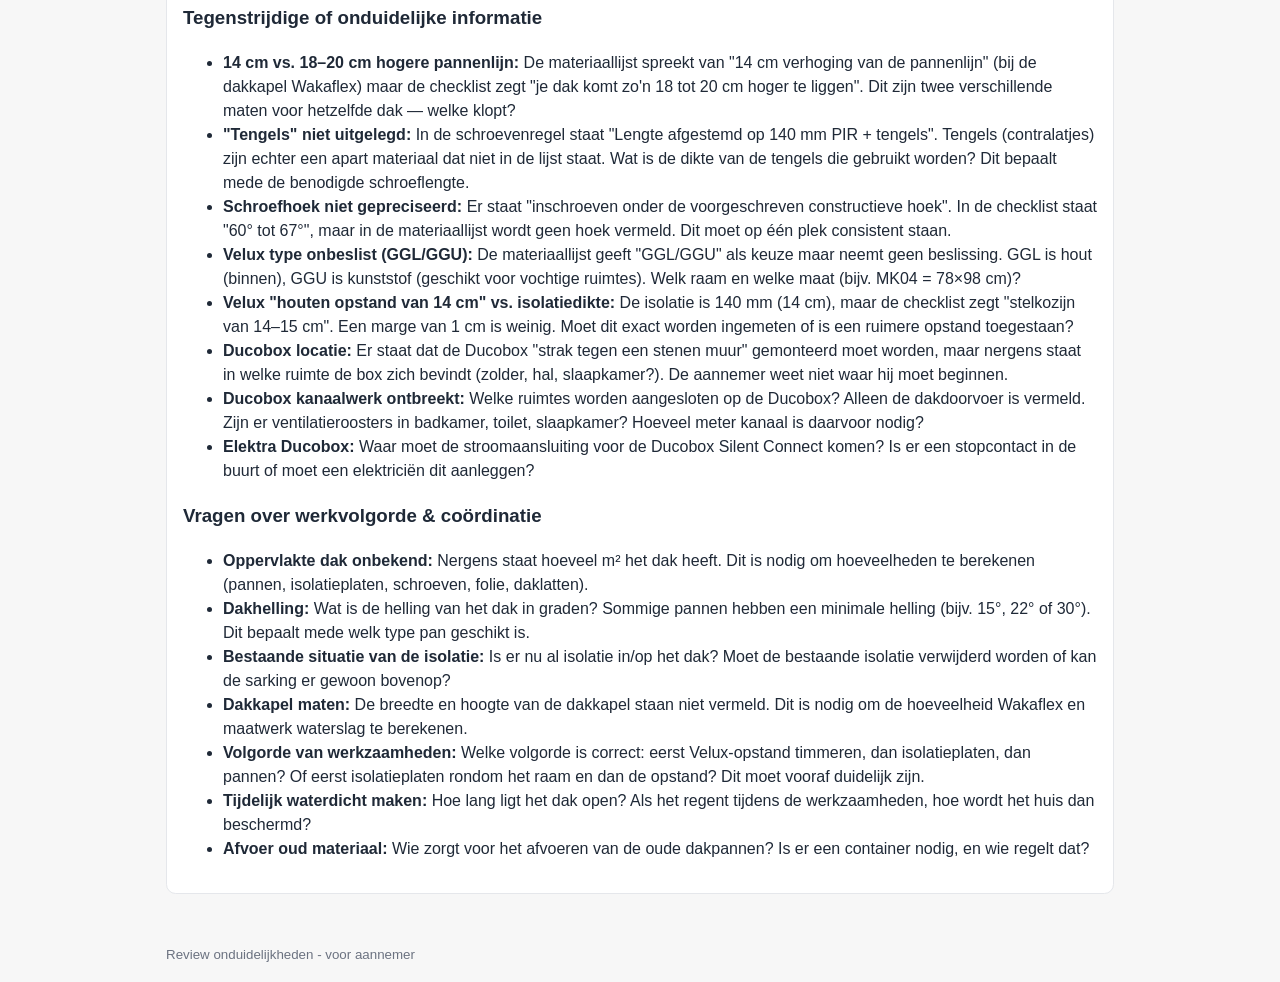
<file: review.html>
<!doctype html>
<html lang="nl">
<head>
  <meta charset="utf-8">
  <meta name="viewport" content="width=device-width, initial-scale=1">
  <title>Verbouwing - Review & Onduidelijkheden</title>
  <link rel="stylesheet" href="assets/css/styles.css">
</head>
<body>
  <header class="site-header">
    <h1>Review & Onduidelijkheden</h1>
    <nav aria-label="Hoofdmenu">
      <ul>
        <li><a href="index.html">Projecten</a></li>
        <li><a href="keuken.html">Keuken</a></li>
        <li><a href="dakpannen-en-isolatie.html">Dakpannen en isolatie</a></li>
        <li><a href="overkapping.html" class="nav-completed">Overkapping</a></li>
        <li><a href="tuintegels.html">Tuintegels</a></li>
        <li><a href="vloerverwarming.html">Vloerverwarming</a></li>
        <li><a href="review.html" aria-current="page">Review</a></li>
      </ul>
    </nav>
  </header>

  <main class="site-main">
    <section class="card">
      <h2>Overzicht: Onduidelijkheden & Ontbrekende Informatie</h2>
      <p class="muted">Deze pagina bevat alle punten die verduidelijking of aanvulling nodig hebben voor de aannemer, specifiek voor de keuken en dakpannen + isolatie. Doorloop deze lijst samen met de aannemer vóór aanvang van de werkzaamheden.</p>
    </section>

    <!-- ================================================== -->
    <!-- KEUKEN                                             -->
    <!-- ================================================== -->
    <section class="card">
      <h2>Keuken</h2>

      <div class="checklist-section">

        <h3>Scope</h3>
        <p class="muted">Voor de keuken is alleen de afzuigkap relevant voor de aannemer. De rest van de keukeninrichting valt buiten de scope van dit project.</p>

        <h3>Onduidelijkheden in de afzuigkap-specificaties</h3>
        <ul>
          <li><strong>Type dak boven de keuken:</strong> De materiaallijst noemt een "Platdakdoorvoer", maar nergens staat dat het dak boven de keuken een plat dak is. Is dit een plat dak of een schuin dak? Het type doorvoer verschilt per daktype.</li>
          <li><strong>Montage hoogte:</strong> Op welke hoogte (cm boven kookplaat) moet de Novy Vision 7841 gemonteerd worden? De fabrikant schrijft doorgaans 65–75 cm voor bij elektrische kookplaten en 75 cm bij gas.</li>
          <li><strong>Exacte afvoerdiameter:</strong> De tabel zegt "minimaal 150 mm" maar de gatenzaag staat op 160 mm. Wordt er 150 mm of 160 mm buiswerk gebruikt? Dit moet op één maat vastgelegd worden.</li>
          <li><strong>RVS Schachtset:</strong> Is de schachtset inbegrepen bij de Novy Vision 7841 of moet deze los besteld worden? Welke hoogte is nodig (afhankelijk van plafondafstand tot kap)?</li>
          <li><strong>Positie akoestische demper:</strong> De omschrijving noemt "direct boven de kap" maar een geluiddemper werkt het best zo dicht mogelijk bij de bron. Is dit ook de bedoeling van de aannemer, of moet de demper ergens anders in het traject?</li>
          <li><strong>Positie terugslagklep:</strong> Moet de terugslagklep bij de dakdoorvoer zitten (buitenklep) of in het kanaal (binnenklep)? Is er een terugslagklep in de Novy Vision al ingebouwd?</li>
          <li><strong>Bochten in het kanaal:</strong> Hoeveel bochten zijn er nodig in het afvoertraject? Elke 90°-bocht staat gelijk aan ca. 1–1,5 m extra buislengte. Bij te veel weerstand haalt de kap zijn opgegeven capaciteit niet.</li>
          <li><strong>Wandopbouw achter de kap:</strong> Is de wand achter de kap massief metselwerk, gipsplaat of een houten skelet? Dit bepaalt welke pluggen en bouten gebruikt moeten worden voor de 120 cm brede kap.</li>
        </ul>

        <h3>Ontbrekende materialen in de keuken-lijst</h3>
        <ul>
          <li><strong>Daklatten/tengels voor kanaalbevestiging:</strong> Hoe wordt het afvoerkanaal in de dakruimte ondersteund? Er worden geen beugels of ophangmateriaal voor het kanaal vermeld.</li>
          <li><strong>Plafondrozet/afdekring:</strong> Het gat in het plafond voor het kanaal moet netjes afgewerkt worden. Een afdekring of rozet ontbreekt in de lijst.</li>
          <li><strong>Condensafvoer:</strong> Bij een lang kanaaltraject kan condenswater ontstaan. Is er een condensputje of condensafvoer voorzien aan het laagste punt van het kanaal?</li>
          <li><strong>Elektra voor afzuigkap:</strong> Is er een stopcontact aanwezig of moet de elektriciën een nieuwe groep of aftakking aanleggen? Dit is niet vermeld in de materiaallijst.</li>
        </ul>

      </div>
    </section>

    <!-- ================================================== -->
    <!-- DAKPANNEN EN ISOLATIE                              -->
    <!-- ================================================== -->
    <section class="card">
      <h2>Dakpannen en Isolatie</h2>

      <div class="checklist-section">

        <h3>Ontbrekende materialen in de daklijst</h3>
        <ul>
          <li><strong>Daklatten (tengels + pannenlatten):</strong> Op de PIR-platen komen eerst tengels (contralatjes) en daarna pannenlatten. Deze zijn nergens in de materiaallijst opgenomen. Welk formaat? Hoeveel strekkende meter?</li>
          <li><strong>Pannenhaakjes/klemmen:</strong> Afhankelijk van de dakhelling en pantype zijn pannendraden of -haken verplicht. Ontbreekt in de lijst.</li>
          <li><strong>Gootbeugels:</strong> Door het 14–20 cm hogere dakpakket steken de oude gootbeugels niet meer ver genoeg omhoog. Moeten er nieuwe, langere gootbeugels komen?</li>
          <li><strong>Nokventilatie:</strong> Is er nokventilatie nodig boven de PIR-platen? (Afhankelijk van het type PIR en of er een ventilatiespouw is.)</li>
          <li><strong>Overgangsafdekking gevel:</strong> De aansluiting van het verhoogde dak op de gevel (windveer/boeideel) wordt vermeld, maar het materiaal voor de afdichting (lood, kit, siliconenkit) is niet gespecificeerd.</li>
        </ul>

        <h3>Tegenstrijdige of onduidelijke informatie</h3>
        <ul>
          <li><strong>14 cm vs. 18–20 cm hogere pannenlijn:</strong> De materiaallijst spreekt van "14 cm verhoging van de pannenlijn" (bij de dakkapel Wakaflex) maar de checklist zegt "je dak komt zo'n 18 tot 20 cm hoger te liggen". Dit zijn twee verschillende maten voor hetzelfde dak — welke klopt?</li>
          <li><strong>"Tengels" niet uitgelegd:</strong> In de schroevenregel staat "Lengte afgestemd op 140 mm PIR + tengels". Tengels (contralatjes) zijn echter een apart materiaal dat niet in de lijst staat. Wat is de dikte van de tengels die gebruikt worden? Dit bepaalt mede de benodigde schroeflengte.</li>
          <li><strong>Schroefhoek niet gepreciseerd:</strong> Er staat "inschroeven onder de voorgeschreven constructieve hoek". In de checklist staat "60° tot 67°", maar in de materiaallijst wordt geen hoek vermeld. Dit moet op één plek consistent staan.</li>
          <li><strong>Velux type onbeslist (GGL/GGU):</strong> De materiaallijst geeft "GGL/GGU" als keuze maar neemt geen beslissing. GGL is hout (binnen), GGU is kunststof (geschikt voor vochtige ruimtes). Welk raam en welke maat (bijv. MK04 = 78×98 cm)?</li>
          <li><strong>Velux "houten opstand van 14 cm" vs. isolatiedikte:</strong> De isolatie is 140 mm (14 cm), maar de checklist zegt "stelkozijn van 14–15 cm". Een marge van 1 cm is weinig. Moet dit exact worden ingemeten of is een ruimere opstand toegestaan?</li>
          <li><strong>Ducobox locatie:</strong> Er staat dat de Ducobox "strak tegen een stenen muur" gemonteerd moet worden, maar nergens staat in welke ruimte de box zich bevindt (zolder, hal, slaapkamer?). De aannemer weet niet waar hij moet beginnen.</li>
          <li><strong>Ducobox kanaalwerk ontbreekt:</strong> Welke ruimtes worden aangesloten op de Ducobox? Alleen de dakdoorvoer is vermeld. Zijn er ventilatieroosters in badkamer, toilet, slaapkamer? Hoeveel meter kanaal is daarvoor nodig?</li>
          <li><strong>Elektra Ducobox:</strong> Waar moet de stroomaansluiting voor de Ducobox Silent Connect komen? Is er een stopcontact in de buurt of moet een elektriciën dit aanleggen?</li>
        </ul>

        <h3>Vragen over werkvolgorde & coördinatie</h3>
        <ul>
          <li><strong>Oppervlakte dak onbekend:</strong> Nergens staat hoeveel m² het dak heeft. Dit is nodig om hoeveelheden te berekenen (pannen, isolatieplaten, schroeven, folie, daklatten).</li>
          <li><strong>Dakhelling:</strong> Wat is de helling van het dak in graden? Sommige pannen hebben een minimale helling (bijv. 15°, 22° of 30°). Dit bepaalt mede welk type pan geschikt is.</li>
          <li><strong>Bestaande situatie van de isolatie:</strong> Is er nu al isolatie in/op het dak? Moet de bestaande isolatie verwijderd worden of kan de sarking er gewoon bovenop?</li>
          <li><strong>Dakkapel maten:</strong> De breedte en hoogte van de dakkapel staan niet vermeld. Dit is nodig om de hoeveelheid Wakaflex en maatwerk waterslag te berekenen.</li>
          <li><strong>Volgorde van werkzaamheden:</strong> Welke volgorde is correct: eerst Velux-opstand timmeren, dan isolatieplaten, dan pannen? Of eerst isolatieplaten rondom het raam en dan de opstand? Dit moet vooraf duidelijk zijn.</li>
          <li><strong>Tijdelijk waterdicht maken:</strong> Hoe lang ligt het dak open? Als het regent tijdens de werkzaamheden, hoe wordt het huis dan beschermd?</li>
          <li><strong>Afvoer oud materiaal:</strong> Wie zorgt voor het afvoeren van de oude dakpannen? Is er een container nodig, en wie regelt dat?</li>
        </ul>

      </div>
    </section>

  </main>

  <footer class="site-footer muted">
    <small>Review onduidelijkheden - voor aannemer</small>
  </footer>
</body>
</html>
</file>
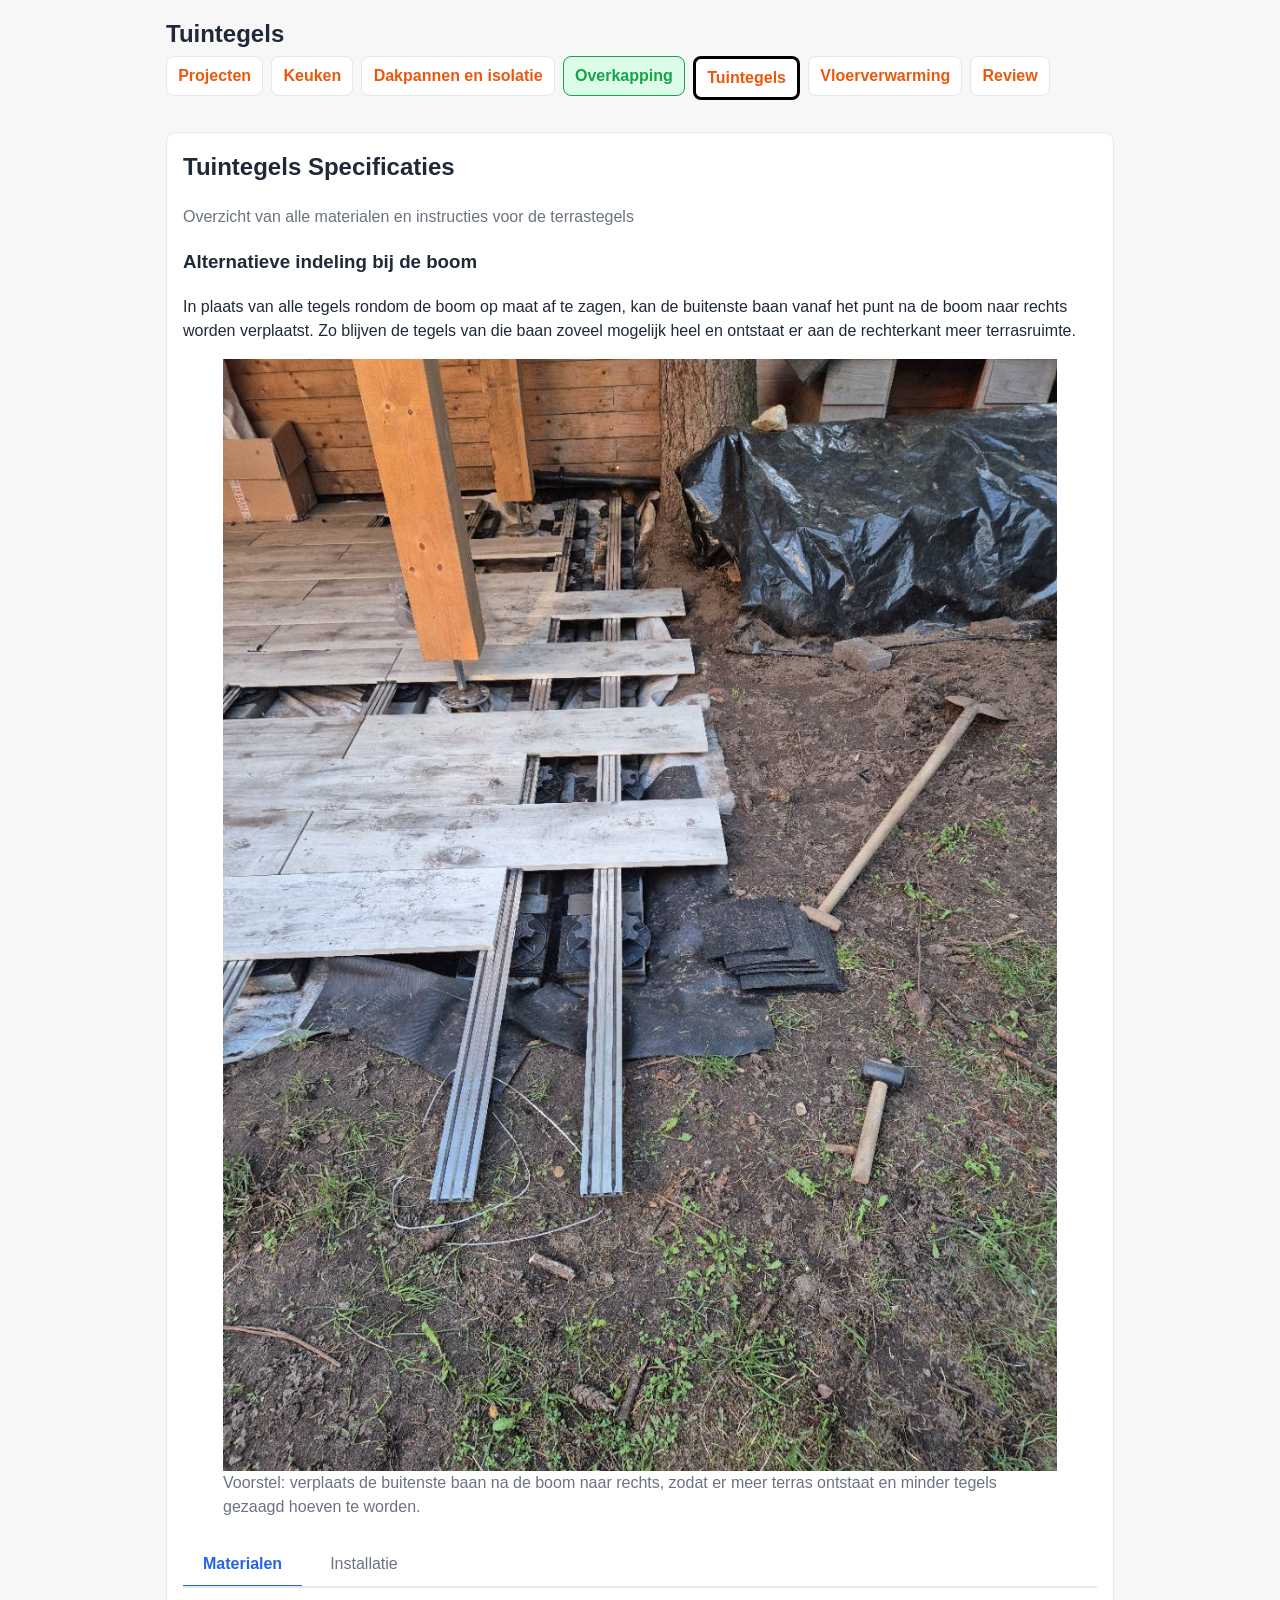
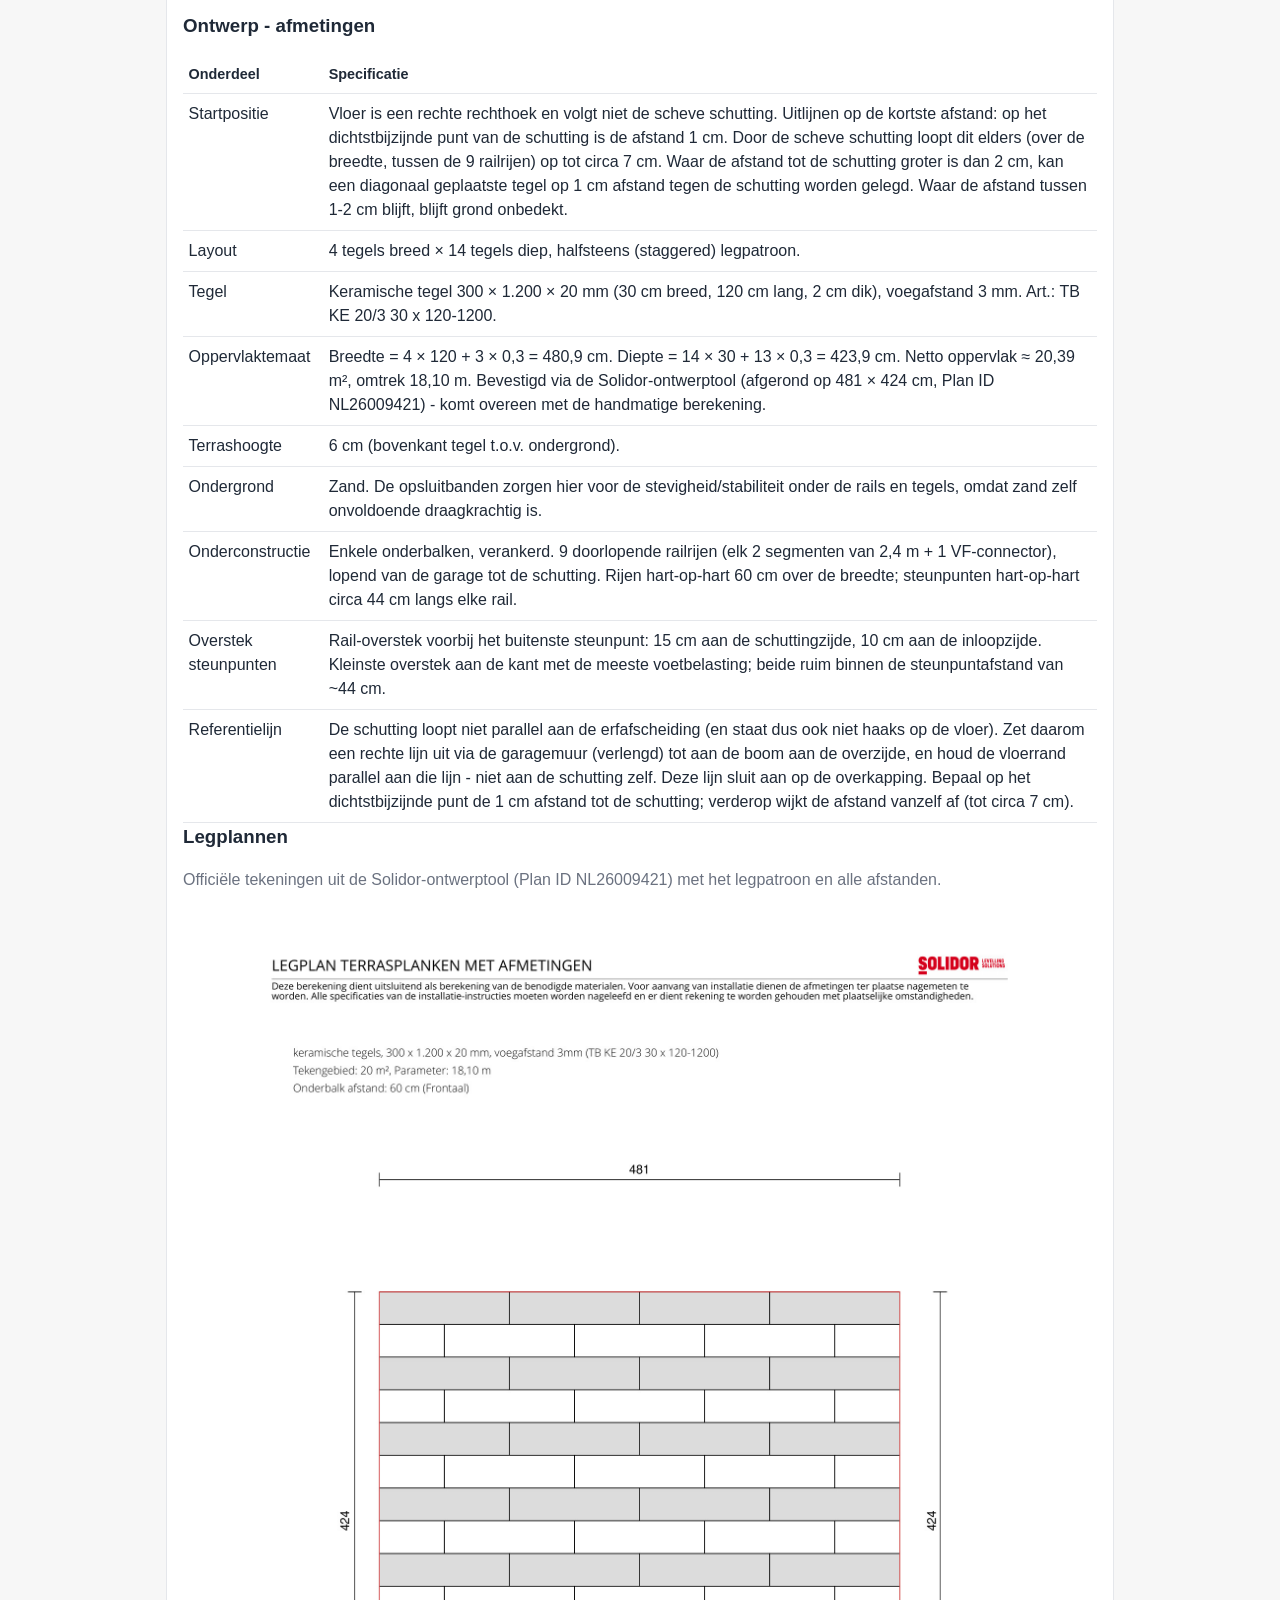
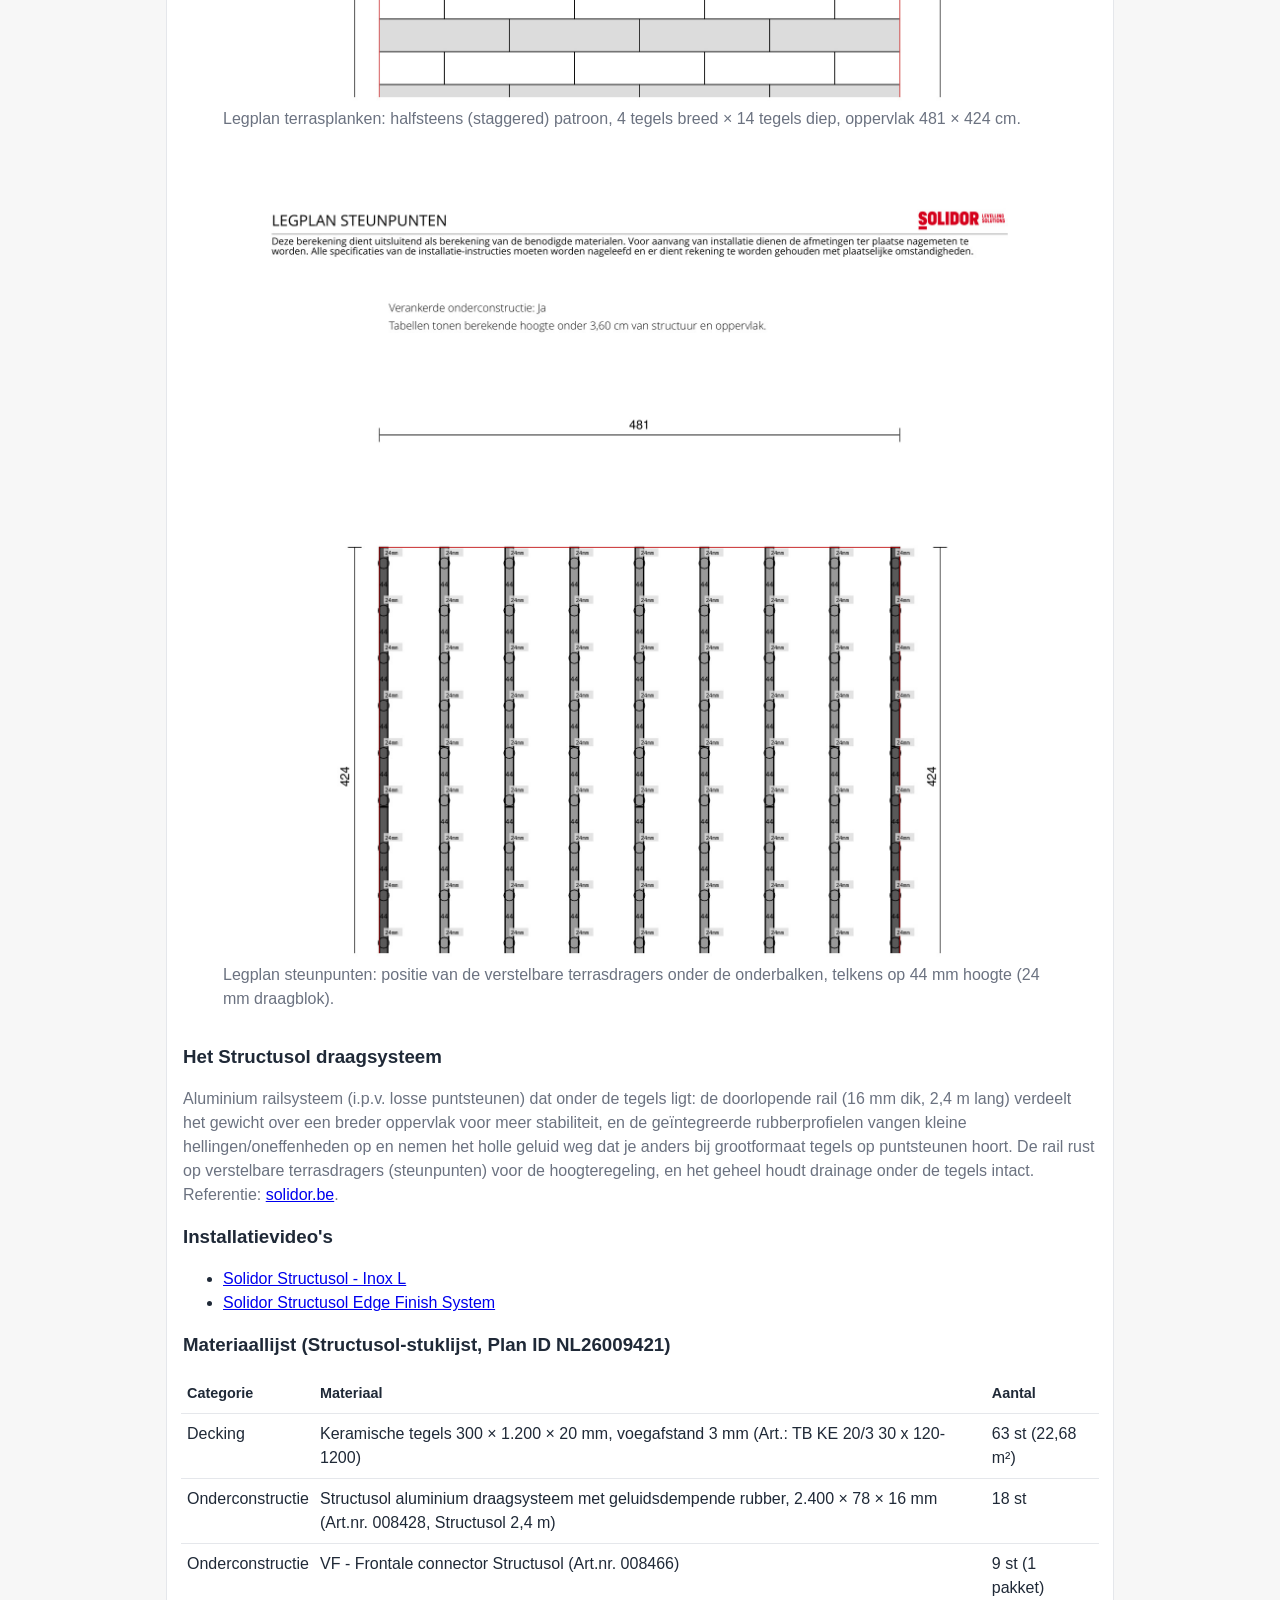
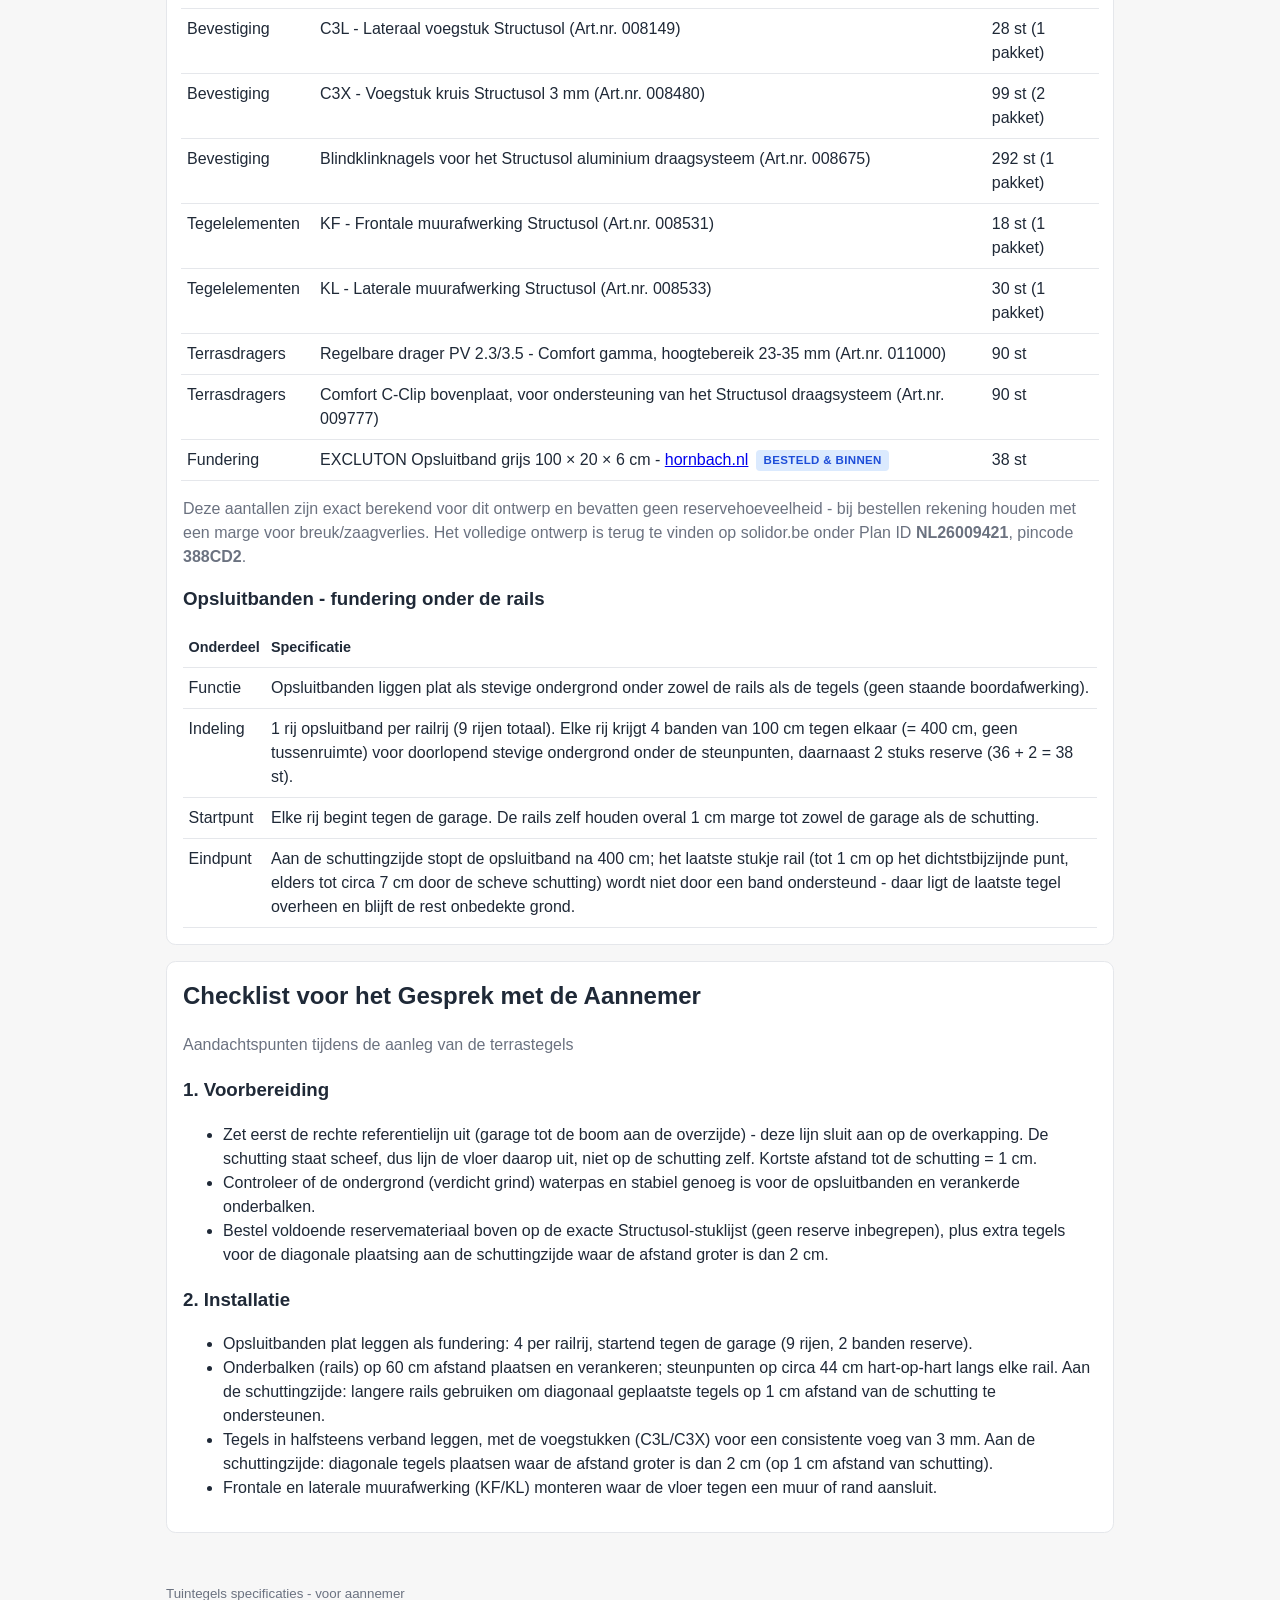
<file: tuintegels.html>
<!doctype html>
<html lang="nl">
<head>
  <meta charset="utf-8">
  <meta name="viewport" content="width=device-width, initial-scale=1">
  <title>Verbouwing - Tuintegels</title>
  <link rel="stylesheet" href="assets/css/styles.css">
</head>
<body>
  <header class="site-header">
    <h1>Tuintegels</h1>
    <nav aria-label="Hoofdmenu">
      <ul>
        <li><a href="index.html">Projecten</a></li>
        <li><a href="keuken.html">Keuken</a></li>
        <li><a href="dakpannen-en-isolatie.html">Dakpannen en isolatie</a></li>
        <li><a href="overkapping.html" class="nav-completed">Overkapping</a></li>
        <li><a href="tuintegels.html" aria-current="page">Tuintegels</a></li>
        <li><a href="vloerverwarming.html">Vloerverwarming</a></li>
        <li><a href="review.html">Review</a></li>
      </ul>
    </nav>
  </header>

  <main class="site-main">
    <section class="card">
      <h2>Tuintegels Specificaties</h2>
      <p class="muted">Overzicht van alle materialen en instructies voor de terrastegels</p>

      <h3>Alternatieve indeling bij de boom</h3>
      <p>In plaats van alle tegels rondom de boom op maat af te zagen, kan de buitenste baan vanaf het punt na de boom naar rechts worden verplaatst. Zo blijven de tegels van die baan zoveel mogelijk heel en ontstaat er aan de rechterkant meer terrasruimte.</p>
      <figure>
        <img src="assets/images/tuintegels-buitenste-baan-verplaatsen.jpg" alt="Bestaande terrasconstructie naast een boom met ruimte voor het verplaatsen van de buitenste baan naar rechts">
        <figcaption class="muted">Voorstel: verplaats de buitenste baan na de boom naar rechts, zodat er meer terras ontstaat en minder tegels gezaagd hoeven te worden.</figcaption>
      </figure>

      <div class="tabs">
        <div class="tab-buttons">
          <button class="tab-button active" data-tab="materialen">Materialen</button>
          <button class="tab-button" data-tab="installatie">Installatie</button>
        </div>

        <div class="tab-content">
          <!-- Materialen Tab -->
          <div id="materialen-tab" class="tab-pane active">
            <h3>Ontwerp - afmetingen</h3>
            <table>
              <thead>
                <tr>
                  <th>Onderdeel</th>
                  <th>Specificatie</th>
                </tr>
              </thead>
              <tbody>
                <tr>
                  <td>Startpositie</td>
                  <td>Vloer is een rechte rechthoek en volgt niet de scheve schutting. Uitlijnen op de kortste afstand: op het dichtstbijzijnde punt van de schutting is de afstand 1 cm. Door de scheve schutting loopt dit elders (over de breedte, tussen de 9 railrijen) op tot circa 7 cm. Waar de afstand tot de schutting groter is dan 2 cm, kan een diagonaal geplaatste tegel op 1 cm afstand tegen de schutting worden gelegd. Waar de afstand tussen 1-2 cm blijft, blijft grond onbedekt.</td>
                </tr>
                <tr>
                  <td>Layout</td>
                  <td>4 tegels breed &times; 14 tegels diep, halfsteens (staggered) legpatroon.</td>
                </tr>
                <tr>
                  <td>Tegel</td>
                  <td>Keramische tegel 300 &times; 1.200 &times; 20 mm (30 cm breed, 120 cm lang, 2 cm dik), voegafstand 3 mm. Art.: TB KE 20/3 30 x 120-1200.</td>
                </tr>
                <tr>
                  <td>Oppervlaktemaat</td>
                  <td>Breedte = 4 &times; 120 + 3 &times; 0,3 = 480,9 cm. Diepte = 14 &times; 30 + 13 &times; 0,3 = 423,9 cm. Netto oppervlak &asymp; 20,39 m&sup2;, omtrek 18,10 m. Bevestigd via de Solidor-ontwerptool (afgerond op 481 &times; 424 cm, Plan ID NL26009421) - komt overeen met de handmatige berekening.</td>
                </tr>
                <tr>
                  <td>Terrashoogte</td>
                  <td>6 cm (bovenkant tegel t.o.v. ondergrond).</td>
                </tr>
                <tr>
                  <td>Ondergrond</td>
                  <td>Zand. De opsluitbanden zorgen hier voor de stevigheid/stabiliteit onder de rails en tegels, omdat zand zelf onvoldoende draagkrachtig is.</td>
                </tr>
                <tr>
                  <td>Onderconstructie</td>
                  <td>Enkele onderbalken, verankerd. 9 doorlopende railrijen (elk 2 segmenten van 2,4 m + 1 VF-connector), lopend van de garage tot de schutting. Rijen hart-op-hart 60 cm over de breedte; steunpunten hart-op-hart circa 44 cm langs elke rail.</td>
                </tr>
                <tr>
                  <td>Overstek steunpunten</td>
                  <td>Rail-overstek voorbij het buitenste steunpunt: 15 cm aan de schuttingzijde, 10 cm aan de inloopzijde. Kleinste overstek aan de kant met de meeste voetbelasting; beide ruim binnen de steunpuntafstand van ~44 cm.</td>
                </tr>
                <tr>
                  <td>Referentielijn</td>
                  <td>De schutting loopt niet parallel aan de erfafscheiding (en staat dus ook niet haaks op de vloer). Zet daarom een rechte lijn uit via de garagemuur (verlengd) tot aan de boom aan de overzijde, en houd de vloerrand parallel aan die lijn - niet aan de schutting zelf. Deze lijn sluit aan op de overkapping. Bepaal op het dichtstbijzijnde punt de 1 cm afstand tot de schutting; verderop wijkt de afstand vanzelf af (tot circa 7 cm).</td>
                </tr>
              </tbody>
            </table>

            <h3>Legplannen</h3>
            <p class="muted">Officiële tekeningen uit de Solidor-ontwerptool (Plan ID NL26009421) met het legpatroon en alle afstanden.</p>
            <div class="photo-stack">
              <figure>
                <img src="assets/images/tuintegels-legplan-tegels.jpg" alt="Legplan terrasplanken met afmetingen 481 x 424 cm, halfsteens legpatroon">
                <figcaption class="muted">Legplan terrasplanken: halfsteens (staggered) patroon, 4 tegels breed &times; 14 tegels diep, oppervlak 481 &times; 424 cm.</figcaption>
              </figure>
              <figure>
                <img src="assets/images/tuintegels-legplan-steunpunten.jpg" alt="Legplan steunpunten: 9 rijen verstelbare terrasdragers over het oppervlak van 481 x 424 cm, elk op 44 mm">
                <figcaption class="muted">Legplan steunpunten: positie van de verstelbare terrasdragers onder de onderbalken, telkens op 44 mm hoogte (24 mm draagblok).</figcaption>
              </figure>
            </div>

            <h3>Het Structusol draagsysteem</h3>
            <p class="muted">Aluminium railsysteem (i.p.v. losse puntsteunen) dat onder de tegels ligt: de doorlopende rail (16 mm dik, 2,4 m lang) verdeelt het gewicht over een breder oppervlak voor meer stabiliteit, en de ge&iuml;ntegreerde rubberprofielen vangen kleine hellingen/oneffenheden op en nemen het holle geluid weg dat je anders bij grootformaat tegels op puntsteunen hoort. De rail rust op verstelbare terrasdragers (steunpunten) voor de hoogteregeling, en het geheel houdt drainage onder de tegels intact. Referentie: <a href="https://solidor.be/nl/producten/structusol/aluminium-tegeldrager-systeem-voor-tegel-terrassen" target="_blank" rel="noopener">solidor.be</a>.</p>

            <h3>Installatievideo's</h3>
            <ul>
              <li><a href="https://solidor.be/en/installation-videos-solidor/structusol---inox-l" target="_blank" rel="noopener">Solidor Structusol - Inox L</a></li>
              <li><a href="https://solidor.be/en/installation-videos-solidor/structusol-range-structusol-edge-finish-system" target="_blank" rel="noopener">Solidor Structusol Edge Finish System</a></li>
            </ul>

            <h3>Materiaallijst (Structusol-stuklijst, Plan ID NL26009421)</h3>
            <div class="table-scroll">
            <table>
              <thead>
                <tr>
                  <th>Categorie</th>
                  <th>Materiaal</th>
                  <th>Aantal</th>
                </tr>
              </thead>
              <tbody>
                <tr>
                  <td>Decking</td>
                  <td>Keramische tegels 300 &times; 1.200 &times; 20 mm, voegafstand 3 mm (Art.: TB KE 20/3 30 x 120-1200)</td>
                  <td>63 st (22,68 m&sup2;)</td>
                </tr>
                <tr>
                  <td>Onderconstructie</td>
                  <td>Structusol aluminium draagsysteem met geluidsdempende rubber, 2.400 &times; 78 &times; 16 mm (Art.nr. 008428, Structusol 2,4 m)</td>
                  <td>18 st</td>
                </tr>
                <tr>
                  <td>Onderconstructie</td>
                  <td>VF - Frontale connector Structusol (Art.nr. 008466)</td>
                  <td>9 st (1 pakket)</td>
                </tr>
                <tr>
                  <td>Bevestiging</td>
                  <td>C3L - Lateraal voegstuk Structusol (Art.nr. 008149)</td>
                  <td>28 st (1 pakket)</td>
                </tr>
                <tr>
                  <td>Bevestiging</td>
                  <td>C3X - Voegstuk kruis Structusol 3 mm (Art.nr. 008480)</td>
                  <td>99 st (2 pakket)</td>
                </tr>
                <tr>
                  <td>Bevestiging</td>
                  <td>Blindklinknagels voor het Structusol aluminium draagsysteem (Art.nr. 008675)</td>
                  <td>292 st (1 pakket)</td>
                </tr>
                <tr>
                  <td>Tegelelementen</td>
                  <td>KF - Frontale muurafwerking Structusol (Art.nr. 008531)</td>
                  <td>18 st (1 pakket)</td>
                </tr>
                <tr>
                  <td>Tegelelementen</td>
                  <td>KL - Laterale muurafwerking Structusol (Art.nr. 008533)</td>
                  <td>30 st (1 pakket)</td>
                </tr>
                <tr>
                  <td>Terrasdragers</td>
                  <td>Regelbare drager PV 2.3/3.5 - Comfort gamma, hoogtebereik 23-35 mm (Art.nr. 011000)</td>
                  <td>90 st</td>
                </tr>
                <tr>
                  <td>Terrasdragers</td>
                  <td>Comfort C-Clip bovenplaat, voor ondersteuning van het Structusol draagsysteem (Art.nr. 009777)</td>
                  <td>90 st</td>
                </tr>
                <tr>
                  <td>Fundering</td>
                  <td>EXCLUTON Opsluitband grijs 100 &times; 20 &times; 6 cm - <a href="https://www.hornbach.nl/p/excluton-opsluitband-grijs-100-x-20-x-6-cm/8114830/" target="_blank" rel="noopener">hornbach.nl</a><span class="flag">besteld &amp; binnen</span></td>
                  <td>38 st</td>
                </tr>
              </tbody>
            </table>
            </div>
            <p class="muted">Deze aantallen zijn exact berekend voor dit ontwerp en bevatten geen reservehoeveelheid - bij bestellen rekening houden met een marge voor breuk/zaagverlies. Het volledige ontwerp is terug te vinden op solidor.be onder Plan ID <strong>NL26009421</strong>, pincode <strong>388CD2</strong>.</p>

            <h3>Opsluitbanden - fundering onder de rails</h3>
            <table>
              <thead>
                <tr>
                  <th>Onderdeel</th>
                  <th>Specificatie</th>
                </tr>
              </thead>
              <tbody>
                <tr>
                  <td>Functie</td>
                  <td>Opsluitbanden liggen plat als stevige ondergrond onder zowel de rails als de tegels (geen staande boordafwerking).</td>
                </tr>
                <tr>
                  <td>Indeling</td>
                  <td>1 rij opsluitband per railrij (9 rijen totaal). Elke rij krijgt 4 banden van 100 cm tegen elkaar (= 400 cm, geen tussenruimte) voor doorlopend stevige ondergrond onder de steunpunten, daarnaast 2 stuks reserve (36 + 2 = 38 st).</td>
                </tr>
                <tr>
                  <td>Startpunt</td>
                  <td>Elke rij begint tegen de garage. De rails zelf houden overal 1 cm marge tot zowel de garage als de schutting.</td>
                </tr>
                <tr>
                  <td>Eindpunt</td>
                  <td>Aan de schuttingzijde stopt de opsluitband na 400 cm; het laatste stukje rail (tot 1 cm op het dichtstbijzijnde punt, elders tot circa 7 cm door de scheve schutting) wordt niet door een band ondersteund - daar ligt de laatste tegel overheen en blijft de rest onbedekte grond.</td>
                </tr>
              </tbody>
            </table>
          </div>

          <!-- Installatie Tab -->
          <div id="installatie-tab" class="tab-pane">
            <h3>Installatie-instructies</h3>
            <table>
              <thead>
                <tr>
                  <th>Categorie</th>
                  <th>Instructie</th>
                </tr>
              </thead>
              <tbody>
                <tr>
                  <td>Startpositie</td>
                  <td>Vloer uitlijnen op de kortste afstand tot de schutting: 1 cm op het dichtstbijzijnde punt. Door de scheve schutting loopt dit tussen de 9 railrijen op tot circa 7 cm. Waar de afstand groter is dan 2 cm, kan een diagonaal geplaatste tegel op 1 cm afstand tegen de schutting worden gelegd. Waar de afstand 1-2 cm is, blijft de grond onbedekt.</td>
                </tr>
                <tr>
                  <td>Referentielijn</td>
                  <td>De schutting loopt niet parallel aan de erfafscheiding - zet de vloer dus niet uit vanaf de schutting zelf. Zet een rechte lijn uit via de garagemuur (verlengd) tot aan de boom aan de overzijde en houd de vloerrand parallel aan die lijn. Deze lijn sluit aan op de overkapping.</td>
                </tr>
                <tr>
                  <td>Ondergrond</td>
                  <td>Zand, waterpas en voldoende afwaterend aanleggen voordat de opsluitbanden en onderbalken geplaatst worden. De opsluitbanden zorgen voor de nodige stevigheid, want zand alleen is niet draagkrachtig genoeg.</td>
                </tr>
                <tr>
                  <td>Fundering opsluitbanden</td>
                  <td>Per railrij 4 opsluitbanden (100 cm) plat leggen als ondergrond, startend tegen de garage. 9 rijen totaal, 2 banden reserve.</td>
                </tr>
                <tr>
                  <td>Onderconstructie</td>
                  <td>Enkele onderbalken (Structusol-rails), verankerd, 9 rijen van garage tot schutting op een onderlinge afstand van 60 cm (frontaal). Rails houden 1 cm marge tot garage en schutting. Steunpunten hart-op-hart circa 44 cm; overstek buitenste steunpunt 15 cm (schuttingzijde) / 10 cm (inloopzijde). Aan de schuttingzijde: langere rails gebruiken om de diagonaal geplaatste tegels te ondersteunen. Rails rusten op de verstelbare terrasdragers (PED 23-35, hoogtebereik 23-35 mm).</td>
                </tr>
                <tr>
                  <td>Legpatroon</td>
                  <td>Halfsteens (staggered) verband, 4 tegels breed &times; 14 tegels diep, voegafstand overal 3 mm (voegstukken C3L/C3X borgen deze afstand tijdens montage). Aan de schuttingzijde: waar de afstand groter is dan 2 cm, diagonaal geplaatste tegels op 1 cm afstand van de schutting. Waar de afstand 1-2 cm is, blijft grond onbedekt.</td>
                </tr>
                <tr>
                  <td>Terrashoogte</td>
                  <td>6 cm eindhoogte vanaf de ondergrond.</td>
                </tr>
                <tr>
                  <td>Muurafwerking</td>
                  <td>Frontale (KF) en laterale (KL) muurafwerkingsclips gebruiken waar de tegelvloer tegen een muur of opstaande rand aansluit.</td>
                </tr>
              </tbody>
            </table>
          </div>
        </div>
      </div>
    </section>

    <section class="card">
      <h2>Checklist voor het Gesprek met de Aannemer</h2>
      <p class="muted">Aandachtspunten tijdens de aanleg van de terrastegels</p>

      <div class="checklist-section">
        <h3>1. Voorbereiding</h3>
        <ul>
          <li>Zet eerst de rechte referentielijn uit (garage tot de boom aan de overzijde) - deze lijn sluit aan op de overkapping. De schutting staat scheef, dus lijn de vloer daarop uit, niet op de schutting zelf. Kortste afstand tot de schutting = 1 cm.</li>
          <li>Controleer of de ondergrond (verdicht grind) waterpas en stabiel genoeg is voor de opsluitbanden en verankerde onderbalken.</li>
          <li>Bestel voldoende reservemateriaal boven op de exacte Structusol-stuklijst (geen reserve inbegrepen), plus extra tegels voor de diagonale plaatsing aan de schuttingzijde waar de afstand groter is dan 2 cm.</li>
        </ul>

        <h3>2. Installatie</h3>
        <ul>
          <li>Opsluitbanden plat leggen als fundering: 4 per railrij, startend tegen de garage (9 rijen, 2 banden reserve).</li>
          <li>Onderbalken (rails) op 60 cm afstand plaatsen en verankeren; steunpunten op circa 44 cm hart-op-hart langs elke rail. Aan de schuttingzijde: langere rails gebruiken om diagonaal geplaatste tegels op 1 cm afstand van de schutting te ondersteunen.</li>
          <li>Tegels in halfsteens verband leggen, met de voegstukken (C3L/C3X) voor een consistente voeg van 3 mm. Aan de schuttingzijde: diagonale tegels plaatsen waar de afstand groter is dan 2 cm (op 1 cm afstand van schutting).</li>
          <li>Frontale en laterale muurafwerking (KF/KL) monteren waar de vloer tegen een muur of rand aansluit.</li>
        </ul>
      </div>
    </section>
  </main>

  <footer class="site-footer muted">
    <small>Tuintegels specificaties - voor aannemer</small>
  </footer>

  <script src="assets/js/tabs.js"></script>
</body>
</html>
</file>
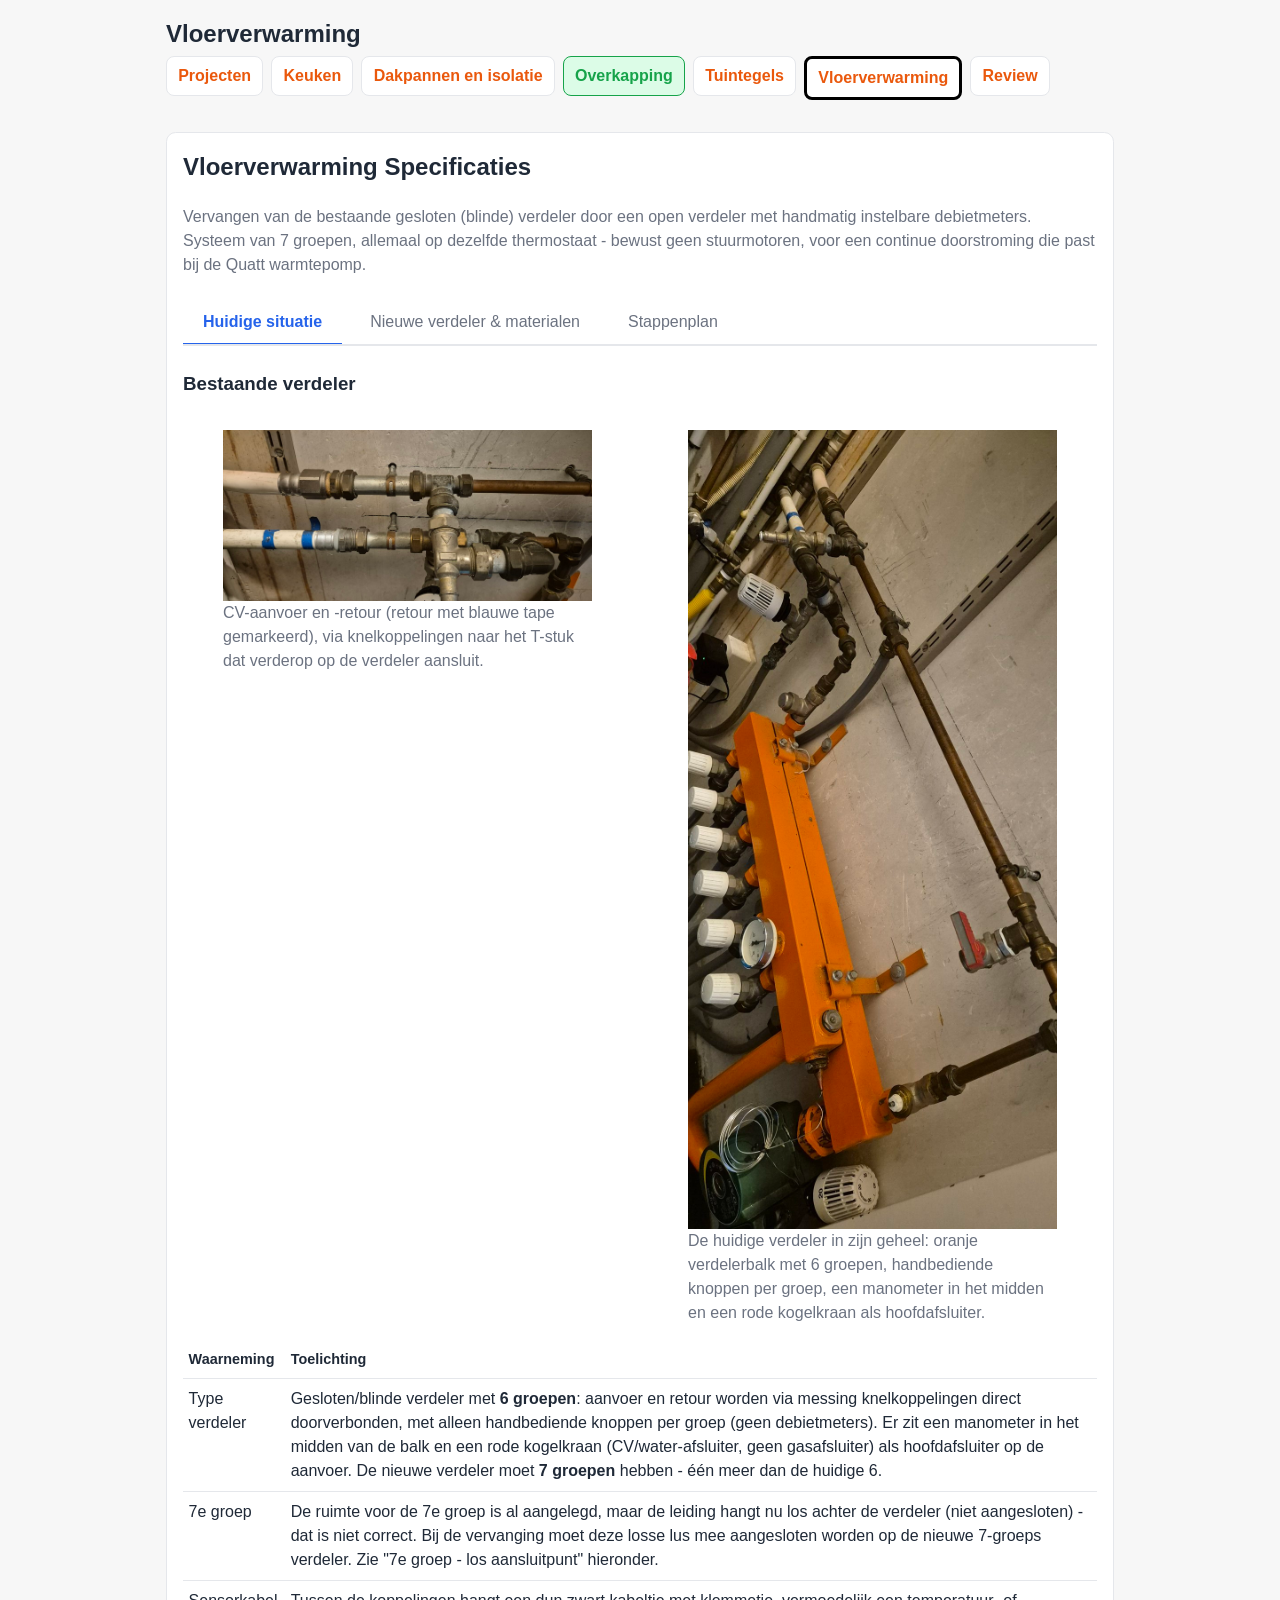
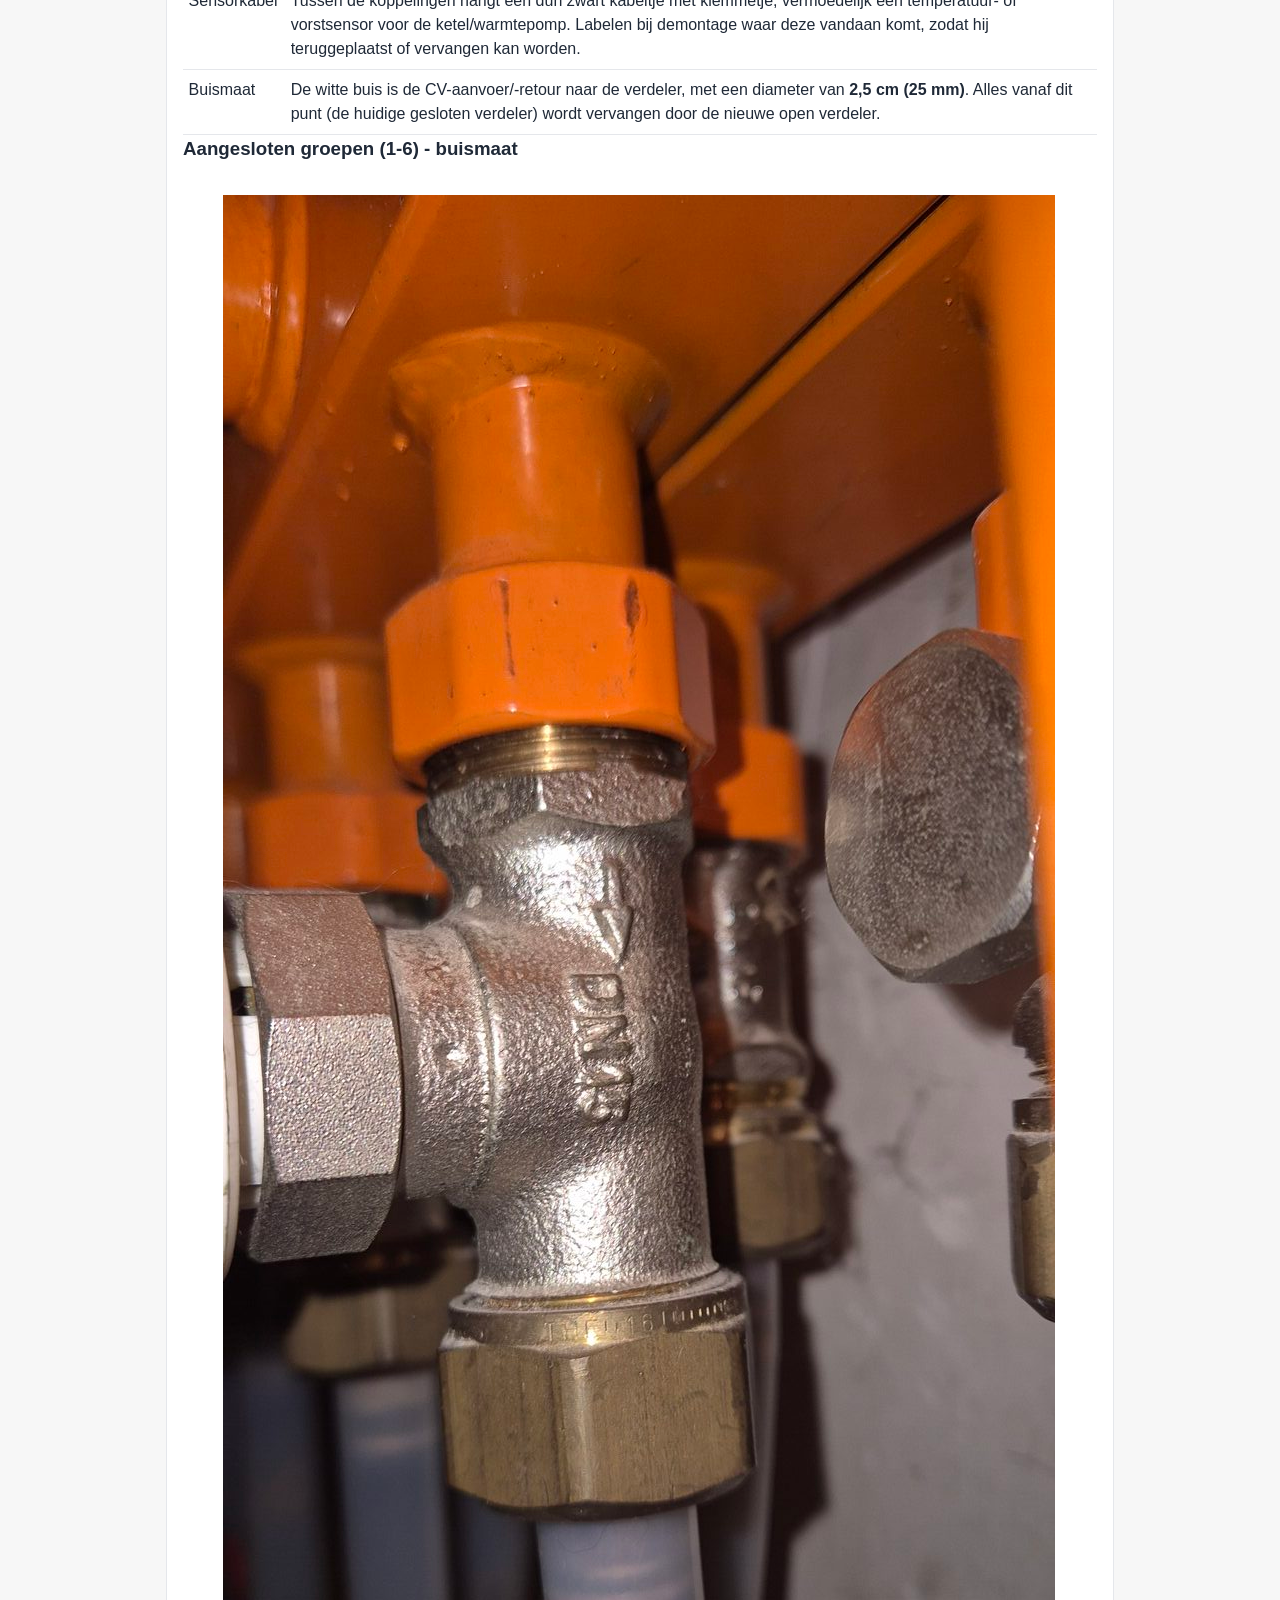
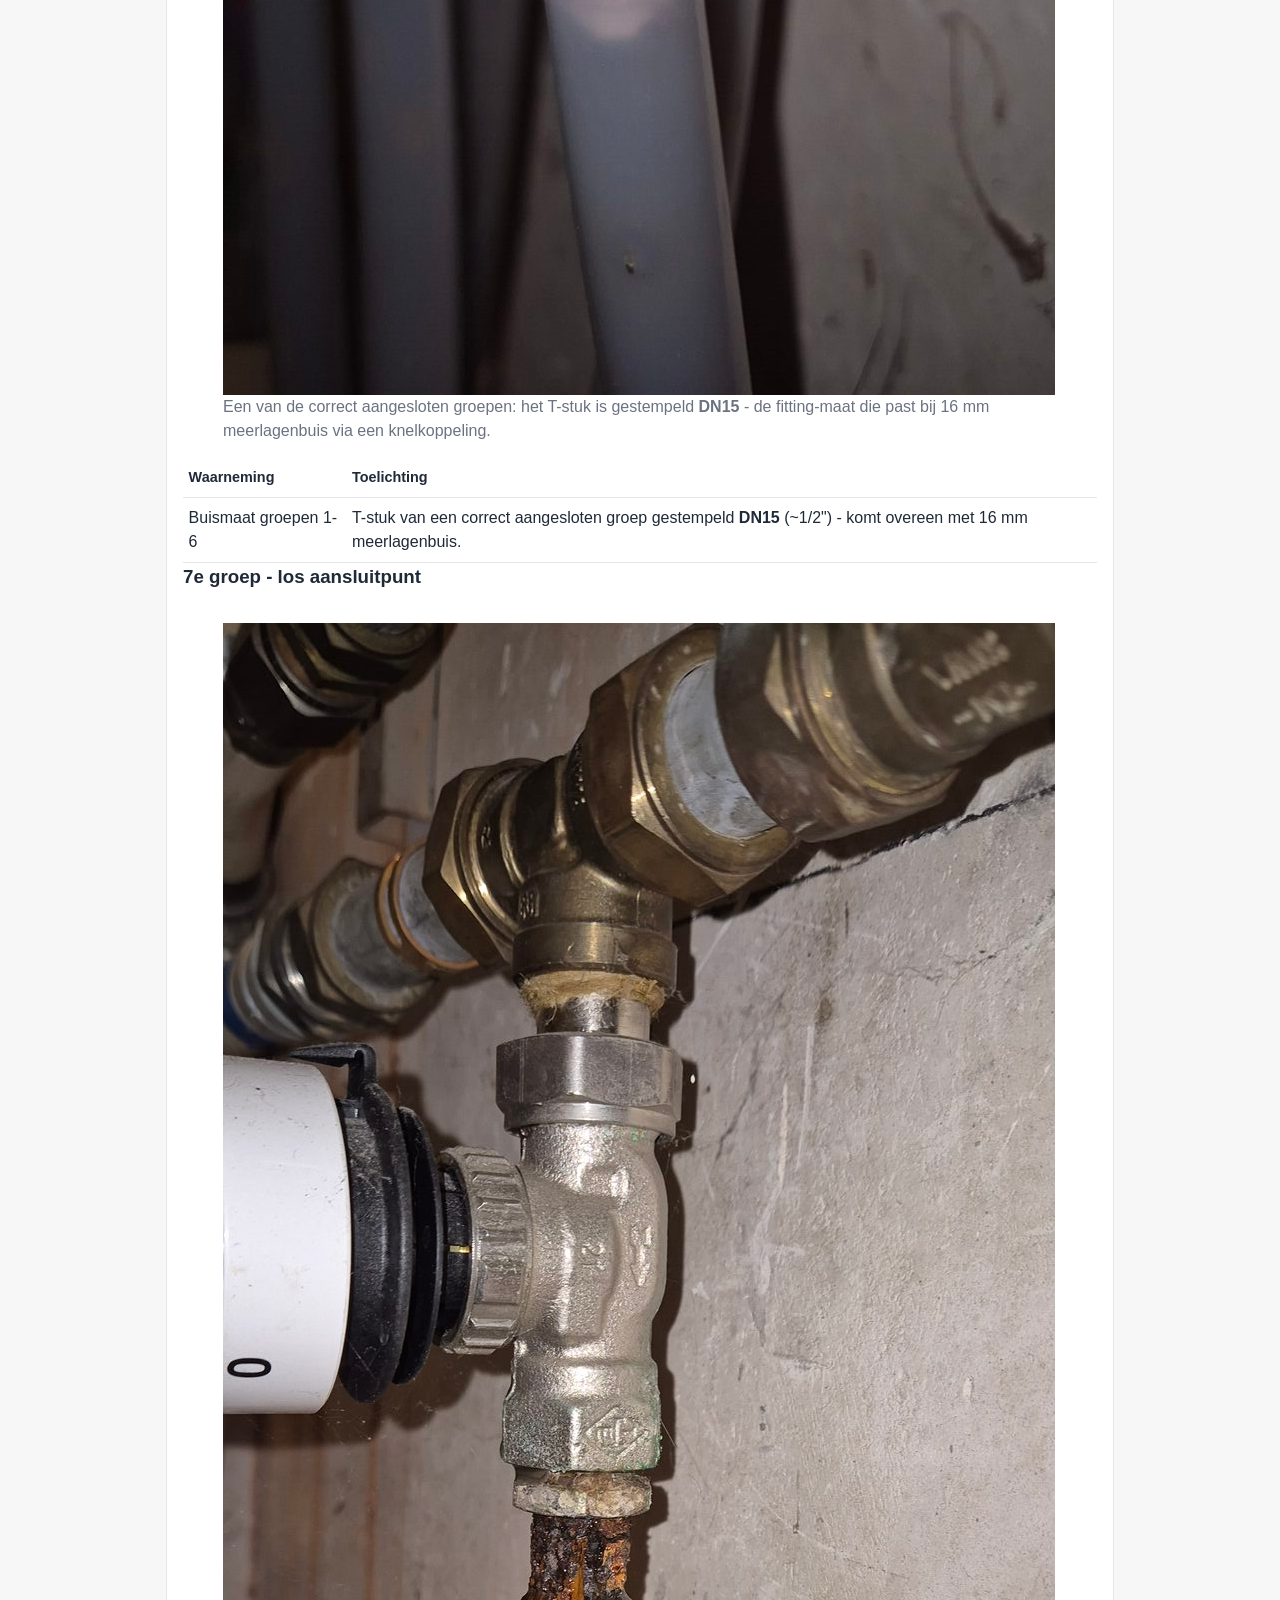
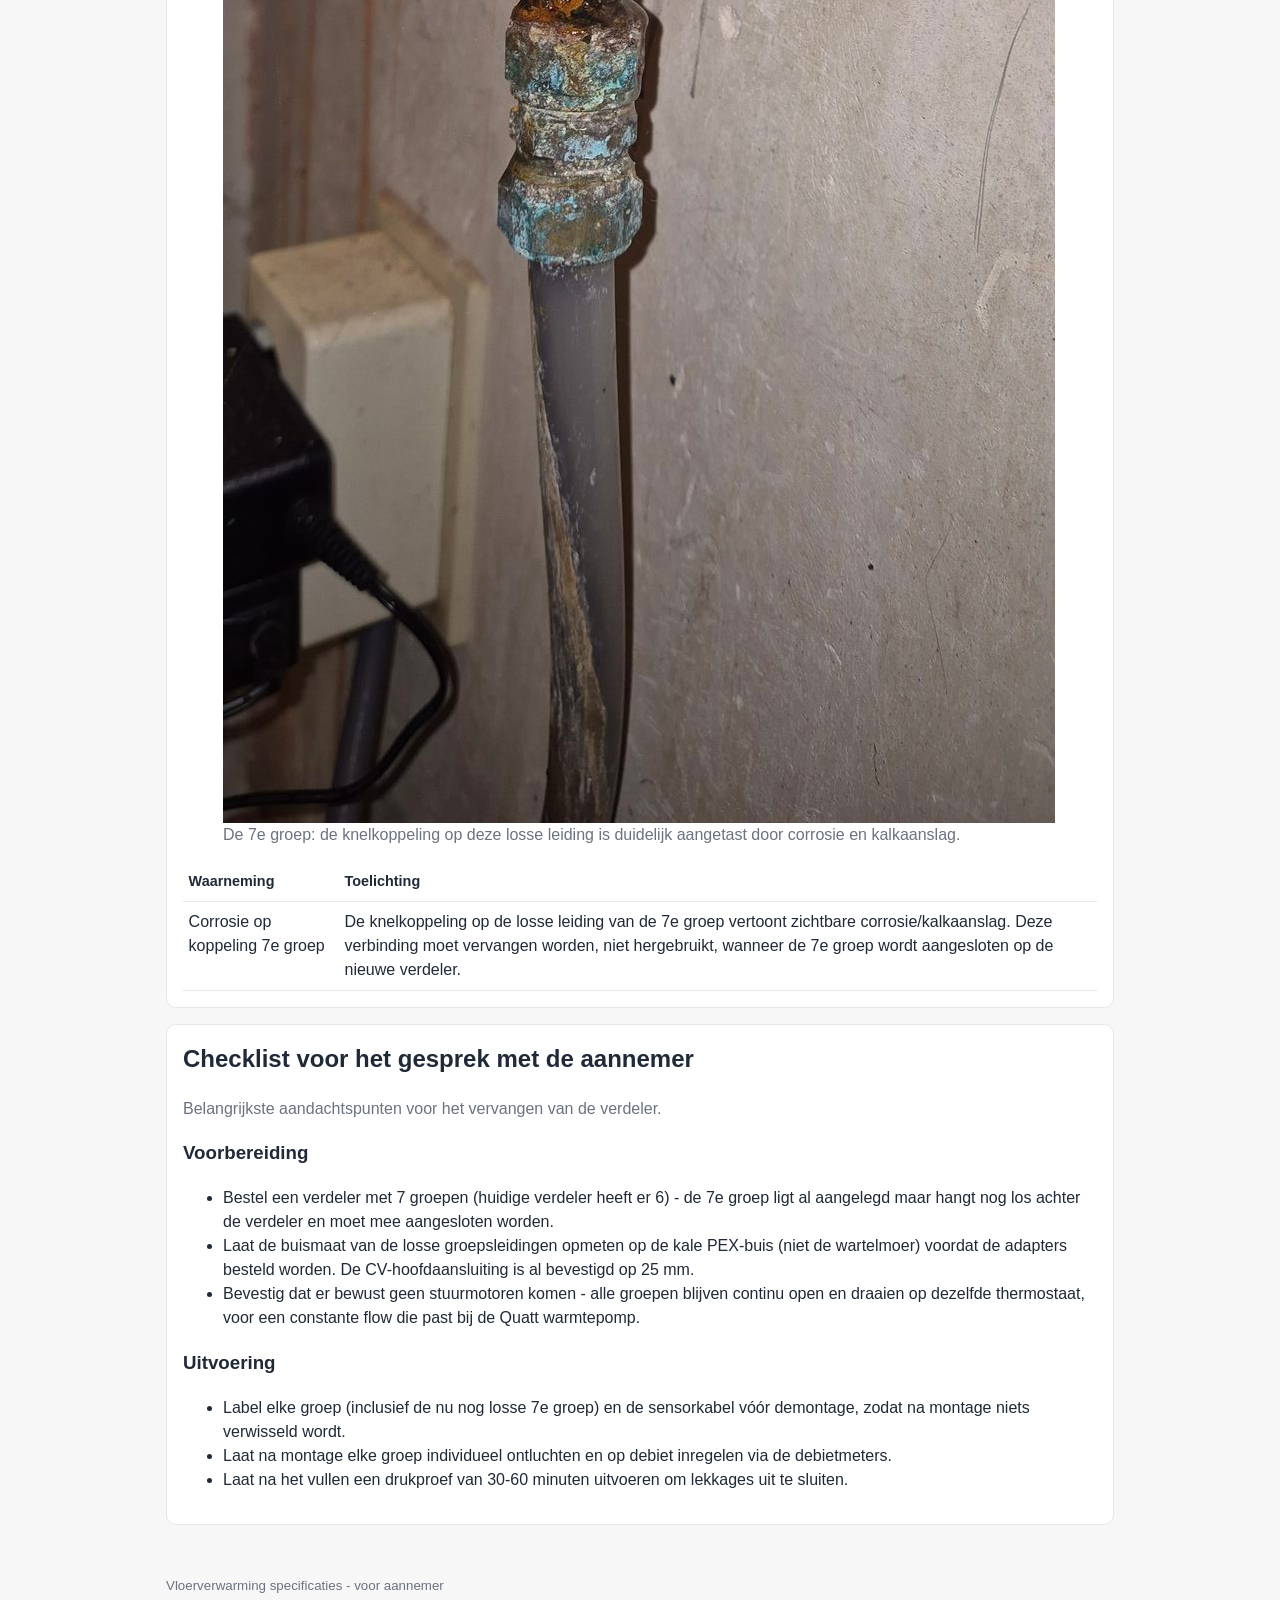
<file: vloerverwarming.html>
<!doctype html>
<html lang="nl">
<head>
  <meta charset="utf-8">
  <meta name="viewport" content="width=device-width, initial-scale=1">
  <title>Verbouwing - Vloerverwarming</title>
  <link rel="stylesheet" href="assets/css/styles.css">
</head>
<body>
  <header class="site-header">
    <h1>Vloerverwarming</h1>
    <nav aria-label="Hoofdmenu">
      <ul>
        <li><a href="index.html">Projecten</a></li>
        <li><a href="keuken.html">Keuken</a></li>
        <li><a href="dakpannen-en-isolatie.html">Dakpannen en isolatie</a></li>
        <li><a href="overkapping.html" class="nav-completed">Overkapping</a></li>
        <li><a href="tuintegels.html">Tuintegels</a></li>
        <li><a href="vloerverwarming.html" aria-current="page">Vloerverwarming</a></li>
        <li><a href="review.html">Review</a></li>
      </ul>
    </nav>
  </header>

  <main class="site-main">
    <section class="card">
      <h2>Vloerverwarming Specificaties</h2>
      <p class="muted">Vervangen van de bestaande gesloten (blinde) verdeler door een open verdeler met handmatig instelbare debietmeters. Systeem van 7 groepen, allemaal op dezelfde thermostaat - bewust geen stuurmotoren, voor een continue doorstroming die past bij de Quatt warmtepomp.</p>

      <div class="tabs">
        <div class="tab-buttons">
          <button class="tab-button active" data-tab="situatie">Huidige situatie</button>
          <button class="tab-button" data-tab="materialen">Nieuwe verdeler &amp; materialen</button>
          <button class="tab-button" data-tab="stappen">Stappenplan</button>
        </div>

        <div class="tab-content">
          <div id="situatie-tab" class="tab-pane active">
            <h3>Bestaande verdeler</h3>

            <div class="photo-grid">
              <figure>
                <img src="assets/images/vloerverwarming-aansluiting-1.jpg" alt="Aansluiting met twee witte kunststof buizen, messing knelkoppelingen en een T-stuk naar een koperen leiding">
                <figcaption class="muted">CV-aanvoer en -retour (retour met blauwe tape gemarkeerd), via knelkoppelingen naar het T-stuk dat verderop op de verdeler aansluit.</figcaption>
              </figure>
              <figure>
                <img src="assets/images/vloerverwarming-verdeler-geheel.jpg" alt="Complete oranje verdelerkast met 6 groepen, manometer en rode kogelkraan">
                <figcaption class="muted">De huidige verdeler in zijn geheel: oranje verdelerbalk met 6 groepen, handbediende knoppen per groep, een manometer in het midden en een rode kogelkraan als hoofdafsluiter.</figcaption>
              </figure>
            </div>

            <table>
              <thead>
                <tr>
                  <th>Waarneming</th>
                  <th>Toelichting</th>
                </tr>
              </thead>
              <tbody>
                <tr>
                  <td>Type verdeler</td>
                  <td>Gesloten/blinde verdeler met <strong>6 groepen</strong>: aanvoer en retour worden via messing knelkoppelingen direct doorverbonden, met alleen handbediende knoppen per groep (geen debietmeters). Er zit een manometer in het midden van de balk en een rode kogelkraan (CV/water-afsluiter, geen gasafsluiter) als hoofdafsluiter op de aanvoer. De nieuwe verdeler moet <strong>7 groepen</strong> hebben - één meer dan de huidige 6.</td>
                </tr>
                <tr>
                  <td>7e groep</td>
                  <td>De ruimte voor de 7e groep is al aangelegd, maar de leiding hangt nu los achter de verdeler (niet aangesloten) - dat is niet correct. Bij de vervanging moet deze losse lus mee aangesloten worden op de nieuwe 7-groeps verdeler. Zie "7e groep - los aansluitpunt" hieronder.</td>
                </tr>
                <tr>
                  <td>Sensorkabel</td>
                  <td>Tussen de koppelingen hangt een dun zwart kabeltje met klemmetje, vermoedelijk een temperatuur- of vorstsensor voor de ketel/warmtepomp. Labelen bij demontage waar deze vandaan komt, zodat hij teruggeplaatst of vervangen kan worden.</td>
                </tr>
                <tr>
                  <td>Buismaat</td>
                  <td>De witte buis is de CV-aanvoer/-retour naar de verdeler, met een diameter van <strong>2,5 cm (25 mm)</strong>. Alles vanaf dit punt (de huidige gesloten verdeler) wordt vervangen door de nieuwe open verdeler.</td>
                </tr>
              </tbody>
            </table>

            <h3>Aangesloten groepen (1-6) - buismaat</h3>
            <div class="photo-grid">
              <figure>
                <img src="assets/images/vloerverwarming-groep-aangesloten-dn15.jpg" alt="T-fitting gestempeld DN15 bij een correct aangesloten groep op de oranje verdeler">
                <figcaption class="muted">Een van de correct aangesloten groepen: het T-stuk is gestempeld <strong>DN15</strong> - de fitting-maat die past bij 16 mm meerlagenbuis via een knelkoppeling.</figcaption>
              </figure>
            </div>
            <table>
              <thead>
                <tr>
                  <th>Waarneming</th>
                  <th>Toelichting</th>
                </tr>
              </thead>
              <tbody>
                <tr>
                  <td>Buismaat groepen 1-6</td>
                  <td>T-stuk van een correct aangesloten groep gestempeld <strong>DN15</strong> (~1/2") - komt overeen met 16 mm meerlagenbuis.</td>
                </tr>
              </tbody>
            </table>

            <h3>7e groep - los aansluitpunt</h3>
            <div class="photo-grid">
              <figure>
                <img src="assets/images/vloerverwarming-7e-groep-corrosie.jpg" alt="Sterk gecorrodeerde knelkoppeling op de losse leiding van de 7e groep">
                <figcaption class="muted">De 7e groep: de knelkoppeling op deze losse leiding is duidelijk aangetast door corrosie en kalkaanslag.</figcaption>
              </figure>
            </div>
            <table>
              <thead>
                <tr>
                  <th>Waarneming</th>
                  <th>Toelichting</th>
                </tr>
              </thead>
              <tbody>
                <tr>
                  <td>Corrosie op koppeling 7e groep</td>
                  <td>De knelkoppeling op de losse leiding van de 7e groep vertoont zichtbare corrosie/kalkaanslag. Deze verbinding moet vervangen worden, niet hergebruikt, wanneer de 7e groep wordt aangesloten op de nieuwe verdeler.</td>
                </tr>
              </tbody>
            </table>
          </div>

          <div id="materialen-tab" class="tab-pane">
            <h3>Al gekocht — materialen voor de verwarmingsaansluiting</h3>
            <p>Deze materialen zijn door Juliaan gekocht voor de verwarmingsaansluiting. Niet opnieuw bestellen. De aankoop betekent niet dat de aansluiting al is gemonteerd.</p>
            <div class="table-scroll">
              <table>
                <thead><tr><th>Artikelnummer</th><th>Product</th><th>Aantal</th><th>Prijs per eenheid</th><th>Regeltotaal</th><th>Status</th></tr></thead>
                <tbody>
                  <tr><td>48750456</td><td>Uponor Uni Pipe Plus meerlagenbuis 25 × 2,5 mm</td><td>2 m</td><td>€11,33 / m</td><td>€22,66</td><td>Gekocht</td></tr>
                  <tr><td>48954065</td><td>Uponor S-Press Plus perskoppeling sok 25 × 1″, met wartel binnendraad</td><td>2 stuks</td><td>€30,05</td><td>€60,10</td><td>Gekocht</td></tr>
                  <tr><td>48953390</td><td>Uponor S-Press Plus perskoppeling puntstuk 25 × 1″</td><td>2 stuks</td><td>€15,25</td><td>€30,50</td><td>Gekocht</td></tr>
                  <tr><td>80457615</td><td>Loctite 55 draadpakking, dispenser 50 m</td><td>1 stuk</td><td>€11,19</td><td>€11,19</td><td>Gekocht</td></tr>
                  <tr><td>49258125</td><td>Uponor binnen-buigveer 25 mm</td><td>1 stuk</td><td>€22,00</td><td>€22,00</td><td>Gekocht</td></tr>
                </tbody>
                <tfoot><tr><th colspan="4">Totaal volgens aangeleverde aankoopregels</th><td colspan="2"><strong>€146,45</strong></td></tr></tfoot>
              </table>
            </div>
            <p class="muted">Bedragen overgenomen uit de aankoopgegevens; btw-status niet vermeld. De buis staat op de aankoopregel als 2 meter à €11,33. De installateur beoordeelt welke eventuele aanvullende koppelingen nog nodig zijn op basis van het al gekochte materiaal.</p>
            <h3>Nieuwe verdeler</h3>
            <table>
              <thead>
                <tr>
                  <th>Materiaal</th>
                  <th>Specifieke instructie</th>
                </tr>
              </thead>
              <tbody>
                <tr>
                  <td>Henco RVS 7-groeps verdeler met debietmeters, 1" hoofdaansluiting<span class="flag">bestel ik zelf</span></td>
                  <td>Huidige verdeler heeft 6 groepen, de nieuwe moet er 7 hebben. Gekozen voor Henco (zie boodschappenlijst): compleet geleverd met kogelkranen, ontluchters en aftapkraan, en goedkoopste optie. Puur handmatig instelbaar - <strong>bewust geen stuurmotoren</strong>: een stuurmotor zet een groep open/dicht en schakelt de warmtebron aan/uit op vraag, maar er is een Quatt warmtepomp aanwezig en in de winter is juist een continue, altijd doorstromende flow gewenst voor een comfortabel huis (past beter bij een warmtepomp dan aan/uit-cycli). Alle 7 groepen blijven dus continu open en draaien op dezelfde thermostaat. De debietmeters tonen per groep de actuele doorstroming via een zwevende indicator (schaal doorgaans 0-4 l/min) &eacute;n zijn met een draairing eenvoudig handmatig bij te stellen (verschillende leidinglengte/vloeroppervlak per ruimte) - dus zowel aflezen als afstellen, niet alleen een vaste maximale begrenzing.</td>
                </tr>
                <tr>
                  <td>Euroconus-naar-knel adapters, hoofdaansluiting (2x, 25 mm)<span class="flag">door installateur</span></td>
                  <td>Bevestigde buismaat van 2,5 cm (25 mm) voor de CV-aanvoer/-retour die op de verdeler aansluit. Er zijn al Uponor 25 mm-buis en 25 × 1″-perskoppelingen gekocht (zie boven). De installateur bepaalt daarmee de aansluiting en welk aanvullend materiaal eventueel nog nodig is.</td>
                </tr>
                <tr>
                  <td>Euroconus-naar-knel adapters, groepsleidingen (14x, 16 mm)<span class="flag">door installateur</span></td>
                  <td>Deze koppelen de verdeler aan de bestaande vloerverwarmingslussen die al de vloer in en uit lopen (die lussen zelf blijven ongewijzigd zitten). Het T-stuk van een correct aangesloten groep is gestempeld DN15, wat overeenkomt met 16 mm meerlagenbuis - voor de 7e groep nog te controleren. Aansluitmateriaal: de installateur meet ter plekke de exacte maat en bestelt dit zelf.</td>
                </tr>
                <tr>
                  <td>Nieuwe knelkoppeling, 7e groep (1x)<span class="flag">door installateur</span></td>
                  <td>De bestaande knelkoppeling op de losse leiding van de 7e groep vertoont corrosie/kalkaanslag en moet vervangen worden, niet hergebruikt. Aansluitmateriaal - door installateur te regelen.</td>
                </tr>
              </tbody>
            </table>

            <h3>Overige overwegingen - niet nodig</h3>
            <table>
              <thead>
                <tr>
                  <th>Item</th>
                  <th>Toelichting</th>
                </tr>
              </thead>
              <tbody>
                <tr>
                  <td>Mengklep/thermostaatkop (het 0-50 schijfje)</td>
                  <td>Zat op de huidige gesloten verdeler. Komt te vervallen bij de nieuwe open verdeler - de Quatt warmtepomp regelt de aanvoertemperatuur nu zelf.</td>
                </tr>
                <tr>
                  <td>Leidingisolatie om de verdeler</td>
                  <td>Niet nodig.</td>
                </tr>
                <tr>
                  <td>Verdelerkast</td>
                  <td>Niet nodig - de verdeler blijft open gemonteerd, zoals de huidige situatie.</td>
                </tr>
                <tr>
                  <td>Losse thermometer/manometer bij de verdeler</td>
                  <td>Niet nodig.</td>
                </tr>
              </tbody>
            </table>

            <h3>Kostenraming (indicatief, excl. btw en verzending)</h3>
            <table>
              <thead>
                <tr>
                  <th>Onderdeel</th>
                  <th>Prijs</th>
                </tr>
              </thead>
              <tbody>
                <tr>
                  <td>7-groeps RVS-verdeler met debietmeters, incl. kogelkranen + ontluchters + aftapkraan</td>
                  <td>&euro; 300</td>
                </tr>
                <tr>
                  <td>Euroconus-knelkoppeling adapters, 14x groepsleidingen (maat n.t.b.)</td>
                  <td>&euro; 70</td>
                </tr>
                <tr>
                  <td>Euroconus-knelkoppeling adapters, 2x hoofdaansluiting 25 mm</td>
                  <td>n.t.b.<span class="flag">nog opzoeken</span></td>
                </tr>
                <tr>
                  <td><strong>Totaal, indicatief (excl. 25 mm adapters)</strong></td>
                  <td><strong>&asymp; &euro; 370</strong></td>
                </tr>
              </tbody>
            </table>
            <p class="muted">De 25 mm adapters voor de hoofdaansluiting zijn nog niet geprijsd - deze maat is minder standaard dan de 16-20 mm die voor losse groepen gebruikt wordt, dus vraag dit na bij dezelfde leverancier als de verdeler.</p>

            <h3>Boodschappenlijst - gevonden producten</h3>
            <div class="table-scroll">
            <table>
              <thead>
                <tr>
                  <th>Product</th>
                  <th>Leverancier</th>
                  <th>Prijs</th>
                </tr>
              </thead>
              <tbody>
                <tr>
                  <td>Henco RVS 7-groeps verdeler met debietmeters, 1" aansluiting, incl. kogelkranen/ontluchters/aftapkraan<span class="flag">bestel ik zelf</span></td>
                  <td><a href="https://www.loodgietshop.nl/product/henco-rvs-verdeler-7-groeps-aansl-1-met-debietmeters/" target="_blank" rel="noopener">Loodgietshop.nl</a></td>
                  <td>&euro; 286,50</td>
                </tr>
                <tr>
                  <td>Euroconus-naar-knel adapter, 3/4" x buismaat (14x nodig)</td>
                  <td>Zelfde leverancier als verdeler</td>
                  <td>&asymp; &euro; 5 / stuk</td>
                </tr>
              </tbody>
            </table>
            </div>

            <h3>Jouw bestellijst</h3>
            <p class="muted">Alleen de spullen die jij zelf bestelt (aansluitmateriaal regelt de installateur, zie hierboven).</p>
            <div class="table-scroll">
            <table>
              <thead>
                <tr>
                  <th>Winkel</th>
                  <th>Artikel</th>
                  <th>Aantal</th>
                  <th>Subtotaal</th>
                </tr>
              </thead>
              <tbody>
                <tr>
                  <td rowspan="1"><a href="https://www.loodgietshop.nl/product/henco-rvs-verdeler-7-groeps-aansl-1-met-debietmeters/" target="_blank" rel="noopener"><strong>Loodgietshop.nl</strong></a></td>
                  <td>Henco RVS 7-groeps verdeler met debietmeters, 1" aansluiting, incl. kogelkranen/ontluchters/aftapkraan</td>
                  <td>1x</td>
                  <td>&euro; 286,50</td>
                </tr>
                <tr>
                  <td colspan="3"><strong>Totaal (excl. verzendkosten)</strong></td>
                  <td><strong>&euro; 286,50</strong></td>
                </tr>
              </tbody>
            </table>
            </div>
          </div>

          <div id="stappen-tab" class="tab-pane">
            <h3>Stappenplan verdeler vervangen</h3>
            <table>
              <thead>
                <tr>
                  <th>Stap</th>
                  <th>Toelichting</th>
                </tr>
              </thead>
              <tbody>
                <tr>
                  <td>1. Buismaat definitief opmeten</td>
                  <td>Schuifmaat op de kale PEX-buis (niet op de wartelmoer) om de exacte adaptermaat te bevestigen voordat er besteld wordt.</td>
                </tr>
                <tr>
                  <td>2. Systeem drukloos en koud maken</td>
                  <td>Hoofdkraan van de CV/warmtepomp-installatie dicht, systeem laten afkoelen voordat er iets wordt losgedraaid.</td>
                </tr>
                <tr>
                  <td>3. Water aftappen</td>
                  <td>Via de aftapkraan op de bestaande verdeler laten leeglopen in een emmer of via een tuinslang naar buiten.</td>
                </tr>
                <tr>
                  <td>4. Sensorkabel loskoppelen en labelen</td>
                  <td>Het zwarte kabeltje tussen de leidingen markeren: waar het vandaan kwam en waar het straks weer op aan moet.</td>
                </tr>
                <tr>
                  <td>5. Elke groep labelen v&oacute;&oacute;r demontage</td>
                  <td>Elke aanvoer- en retourbuis nummeren met tape, zodat kringen later niet verwisseld worden.</td>
                </tr>
                <tr>
                  <td>6. Oude gesloten verdeler demonteren</td>
                  <td>Knelkoppelingen losdraaien, verdelerframe van de muurbeugel afhalen.</td>
                </tr>
                <tr>
                  <td>7. Nieuwe verdeler monteren</td>
                  <td>Muurbeugels op vergelijkbare hoogte bevestigen, verdeler waterpas ophangen.</td>
                </tr>
                <tr>
                  <td>8. Hoofdaansluiting koppelen</td>
                  <td>Aanvoer en retour (25 mm, via 1" hoofdaansluiting) aansluiten op de bestaande CV-leiding.</td>
                </tr>
                <tr>
                  <td>9. Alle 7 groepen aansluiten</td>
                  <td>Per label: euroconus-adapter erop, knelkoppeling vastdraaien op de PEX-buis, volgens de nummering uit stap 5. Inclusief de 7e groep die nu nog los achter de verdeler hangt.</td>
                </tr>
                <tr>
                  <td>10. Sensorkabel terugplaatsen</td>
                  <td>Herbevestigen op de plek genoteerd in stap 4, of vervangen door een nieuwe sensor als het label losraakte.</td>
                </tr>
                <tr>
                  <td>11. Vullen en per groep ontluchten</td>
                  <td>Langzaam vullen via de vulkraan, per groep: afsluiter dicht, ontluchten, weer open. Elke koppeling controleren op lekkage.</td>
                </tr>
                <tr>
                  <td>12. Drukproef</td>
                  <td>Op bedrijfsdruk brengen (meestal 1,5-2 bar) en 30-60 minuten controleren op drukverlies.</td>
                </tr>
                <tr>
                  <td>13. Debietmeters inregelen</td>
                  <td>Per groep instellen op het berekende debiet (l/min), op basis van vloeroppervlak en warmtevraag per ruimte.</td>
                </tr>
              </tbody>
            </table>
          </div>
        </div>
      </div>
    </section>

    <section class="card">
      <h2>Checklist voor het gesprek met de aannemer</h2>
      <p class="muted">Belangrijkste aandachtspunten voor het vervangen van de verdeler.</p>

      <div class="checklist-section">
        <h3>Voorbereiding</h3>
        <ul>
          <li>Bestel een verdeler met 7 groepen (huidige verdeler heeft er 6) - de 7e groep ligt al aangelegd maar hangt nog los achter de verdeler en moet mee aangesloten worden.</li>
          <li>Laat de buismaat van de losse groepsleidingen opmeten op de kale PEX-buis (niet de wartelmoer) voordat de adapters besteld worden. De CV-hoofdaansluiting is al bevestigd op 25 mm.</li>
          <li>Bevestig dat er bewust geen stuurmotoren komen - alle groepen blijven continu open en draaien op dezelfde thermostaat, voor een constante flow die past bij de Quatt warmtepomp.</li>
        </ul>

        <h3>Uitvoering</h3>
        <ul>
          <li>Label elke groep (inclusief de nu nog losse 7e groep) en de sensorkabel vóór demontage, zodat na montage niets verwisseld wordt.</li>
          <li>Laat na montage elke groep individueel ontluchten en op debiet inregelen via de debietmeters.</li>
          <li>Laat na het vullen een drukproef van 30-60 minuten uitvoeren om lekkages uit te sluiten.</li>
        </ul>
      </div>
    </section>
  </main>

  <footer class="site-footer muted">
    <small>Vloerverwarming specificaties - voor aannemer</small>
  </footer>

  <script src="assets/js/tabs.js"></script>
</body>
</html>
</file>
<file: assets/css/styles.css>
:root {
  color-scheme: light;
  --bg: #f7f7f7;
  --surface: #ffffff;
  --text: #1f2937;
  --muted: #6b7280;
  --border: #e5e7eb;
  --accent: #2563eb;
}

* {
  box-sizing: border-box;
}

body {
  margin: 0;
  font-family: Arial, Helvetica, sans-serif;
  background: var(--bg);
  color: var(--text);
  line-height: 1.5;
}

.site-header,
.site-main,
.site-footer {
  width: min(100%, 980px);
  margin: 0 auto;
  padding: 1rem;
}

img {
  max-width: 100%;
  height: auto;
  display: block;
}

.table-scroll {
  overflow-x: auto;
  -webkit-overflow-scrolling: touch;
  margin: 0 -0.1rem;
}

.table-scroll table {
  min-width: 480px;
}

.tagline {
  margin: -0.25rem 0 1.25rem;
  color: var(--muted);
  font-size: 0.95rem;
}

.site-header h1 {
  margin: 0 0 0.25rem;
  font-size: 1.5rem;
}

nav ul {
  display: flex;
  flex-wrap: wrap;
  gap: 0.5rem;
  list-style: none;
  padding: 0;
  margin: 0;
}

nav a {
  display: inline-block;
  padding: 0.45rem 0.7rem;
  text-decoration: none;
  border: 1px solid var(--border);
  border-radius: 0.5rem;
  color: #ea580c;
  background: var(--surface);
  font-weight: 600;
}

nav a[aria-current="page"] {
  border-color: #000000 !important;
  border-width: 3px !important;
  font-weight: 700 !important;
}

.nav-completed {
  color: #16a34a !important;
  border-color: #16a34a !important;
  background: #dcfce7 !important;
  font-weight: 700 !important;
}

.card {
  background: var(--surface);
  border: 1px solid var(--border);
  border-radius: 0.6rem;
  padding: 1rem;
  margin-bottom: 1rem;
}

.planning-card {
  border-top: 4px solid var(--accent);
}

.planning-intro {
  margin-bottom: 1.25rem;
}

.planning-intro h2 {
  margin: 0 0 0.25rem;
}

.planning-intro p:last-child {
  margin-bottom: 0;
}

.eyebrow {
  margin: 0 0 0.3rem;
  color: var(--accent);
  font-size: 0.78rem;
  font-weight: 700;
  letter-spacing: 0.08em;
  text-transform: uppercase;
}

.work-list {
  display: grid;
  gap: 0.75rem;
  list-style: none;
  margin: 0;
  padding: 0;
}

.work-item {
  display: flex;
  gap: 0.8rem;
  align-items: flex-start;
  padding: 0.9rem;
  border: 1px solid var(--border);
  border-radius: 0.55rem;
  background: #fbfdff;
}

.work-number {
  display: grid;
  flex: 0 0 2rem;
  height: 2rem;
  place-items: center;
  border-radius: 50%;
  background: var(--accent);
  color: white;
  font-weight: 700;
}

.work-copy h3 {
  margin: 0;
  font-size: 1.05rem;
}

.work-copy h3 a {
  color: var(--text);
}

.subtasks {
  display: grid;
  gap: 0.2rem;
  margin: 0.45rem 0 0;
  padding-left: 1.1rem;
  color: var(--muted);
}

/* Homepage planning */
.home-page {
  background: linear-gradient(145deg, #eef5ff 0%, #f7f7f7 48%, #f7f7f7 100%);
}

.home-page .site-header {
  padding-top: 2.25rem;
}

.home-page .site-header h1 {
  color: #102a43;
  font-size: clamp(1.65rem, 4vw, 2.2rem);
  letter-spacing: -0.03em;
}

.home-page .tagline {
  font-size: 1rem;
}

.home-page .site-main {
  padding-top: 0.5rem;
}

.home-page .planning-card {
  padding: clamp(1.25rem, 4vw, 2rem);
  border: 0;
  border-top: 5px solid var(--accent);
  border-radius: 1rem;
  box-shadow: 0 14px 35px rgba(37, 99, 235, 0.1);
}

.home-page .planning-intro h2 {
  color: #102a43;
  font-size: clamp(1.5rem, 4vw, 2rem);
  letter-spacing: -0.025em;
}

.home-page .work-list {
  gap: 0.9rem;
}

.home-page .work-item {
  min-height: 4.35rem;
  align-items: flex-start;
  padding: 1rem;
  border-color: #dbe7f3;
  border-radius: 0.8rem;
  background: #fff;
  box-shadow: 0 3px 10px rgba(16, 42, 67, 0.04);
  transition: transform 0.15s ease, box-shadow 0.15s ease;
}

.home-page .work-item:hover {
  transform: translateY(-2px);
  box-shadow: 0 8px 18px rgba(16, 42, 67, 0.09);
}

.home-page .work-number {
  background: #dbeafe;
  color: #1d4ed8;
}

.home-page .work-copy h3 a {
  color: #102a43;
  text-decoration: none;
}

.home-page .work-copy h3 a:hover {
  color: var(--accent);
  text-decoration: underline;
}

.home-page .subtasks {
  color: #526579;
}

.home-page .card:not(.planning-card) {
  border: 0;
  border-radius: 1rem;
  box-shadow: 0 6px 20px rgba(16, 42, 67, 0.06);
}

h2 {
  margin-top: 0;
}

.muted {
  color: var(--muted);
}

.grid {
  display: grid;
  gap: 1rem;
}

table {
  width: 100%;
  border-collapse: collapse;
}

th,
td {
  text-align: left;
  border-bottom: 1px solid var(--border);
  padding: 0.5rem 0.35rem;
  vertical-align: top;
}

th {
  font-size: 0.9rem;
}

.photo-grid {
  display: grid;
  grid-template-columns: repeat(auto-fit, minmax(160px, 1fr));
  gap: 1rem;
}

.photo-stack {
  display: grid;
  gap: 1rem;
  margin: 1rem 0;
}

.photo-placeholder {
  border: 1px dashed var(--border);
  border-radius: 0.5rem;
  background: #fafafa;
  min-height: 150px;
  display: grid;
  place-items: center;
  text-align: center;
  color: var(--muted);
  padding: 0.75rem;
}

@media (min-width: 760px) {
  .split-2 {
    grid-template-columns: 1fr 1fr;
  }
}

@media (max-width: 480px) {
  .site-header,
  .site-main,
  .site-footer {
    padding: 0.65rem;
  }

  .card {
    padding: 0.75rem;
  }

  .site-header h1 {
    font-size: 1.25rem;
  }

  th,
  td {
    padding: 0.4rem 0.3rem;
    font-size: 0.9rem;
  }

  .tab-button {
    padding: 0.65rem 0.9rem;
    font-size: 0.9rem;
  }

  nav a {
    padding: 0.4rem 0.55rem;
    font-size: 0.9rem;
  }
}

/* Tabs styling */
.tabs {
  margin-top: 1.5rem;
}

.tab-buttons {
  display: flex;
  flex-wrap: nowrap;
  gap: 0.5rem;
  border-bottom: 2px solid var(--border);
  margin-bottom: 1.5rem;
  overflow-x: auto;
  -webkit-overflow-scrolling: touch;
}

.tab-button {
  flex-shrink: 0;
  white-space: nowrap;
  padding: 0.75rem 1.25rem;
  background: transparent;
  border: none;
  border-bottom: 3px solid transparent;
  cursor: pointer;
  font-size: 1rem;
  color: var(--muted);
  font-weight: 500;
  transition: all 0.2s ease;
  margin-bottom: -2px;
}

.tab-button:hover {
  color: var(--text);
  background: rgba(0, 0, 0, 0.02);
}

.tab-button.active {
  color: var(--accent);
  border-bottom-color: var(--accent);
  font-weight: 700;
}

.tab-button.tab-done {
  color: #15803d;
}

.tab-button.tab-done.active {
  color: #15803d;
  border-bottom-color: #16a34a;
}

.banner-done {
  background: #dcfce7;
  border: 1px solid #86efac;
  border-radius: 0.55rem;
  padding: 0.75rem 1rem;
  margin-bottom: 1.25rem;
}

.banner-done strong {
  color: #166534;
}

.tab-pane {
  display: none;
}

.tab-pane.active {
  display: block;
}

.tab-content h3 {
  margin-top: 0;
  margin-bottom: 1rem;
  color: var(--text);
}

/* Completed items styling */
.completed-item {
  position: relative;
  padding-left: 2.5rem;
}

.completed-item::before {
  content: "✓";
  position: absolute;
  left: 0.5rem;
  color: #16a34a;
  font-weight: bold;
  font-size: 1.2rem;
}

.badge-reed {
  display: inline-block;
  background: #dcfce7b0;
  color: #166534;
  padding: 0.15rem 0.5rem;
  border-radius: 0.25rem;
  font-size: 0.8rem;
  margin-left: 0.5rem;
  font-weight: 600;
  vertical-align: middle;
}

.flag {
  display: inline-block;
  background: #dbeafe;
  color: #1d4ed8;
  padding: 0.1rem 0.45rem;
  border-radius: 0.25rem;
  font-size: 0.72rem;
  text-transform: uppercase;
  letter-spacing: 0.03em;
  margin-left: 0.5rem;
  font-weight: 700;
  vertical-align: middle;
}
</file>
